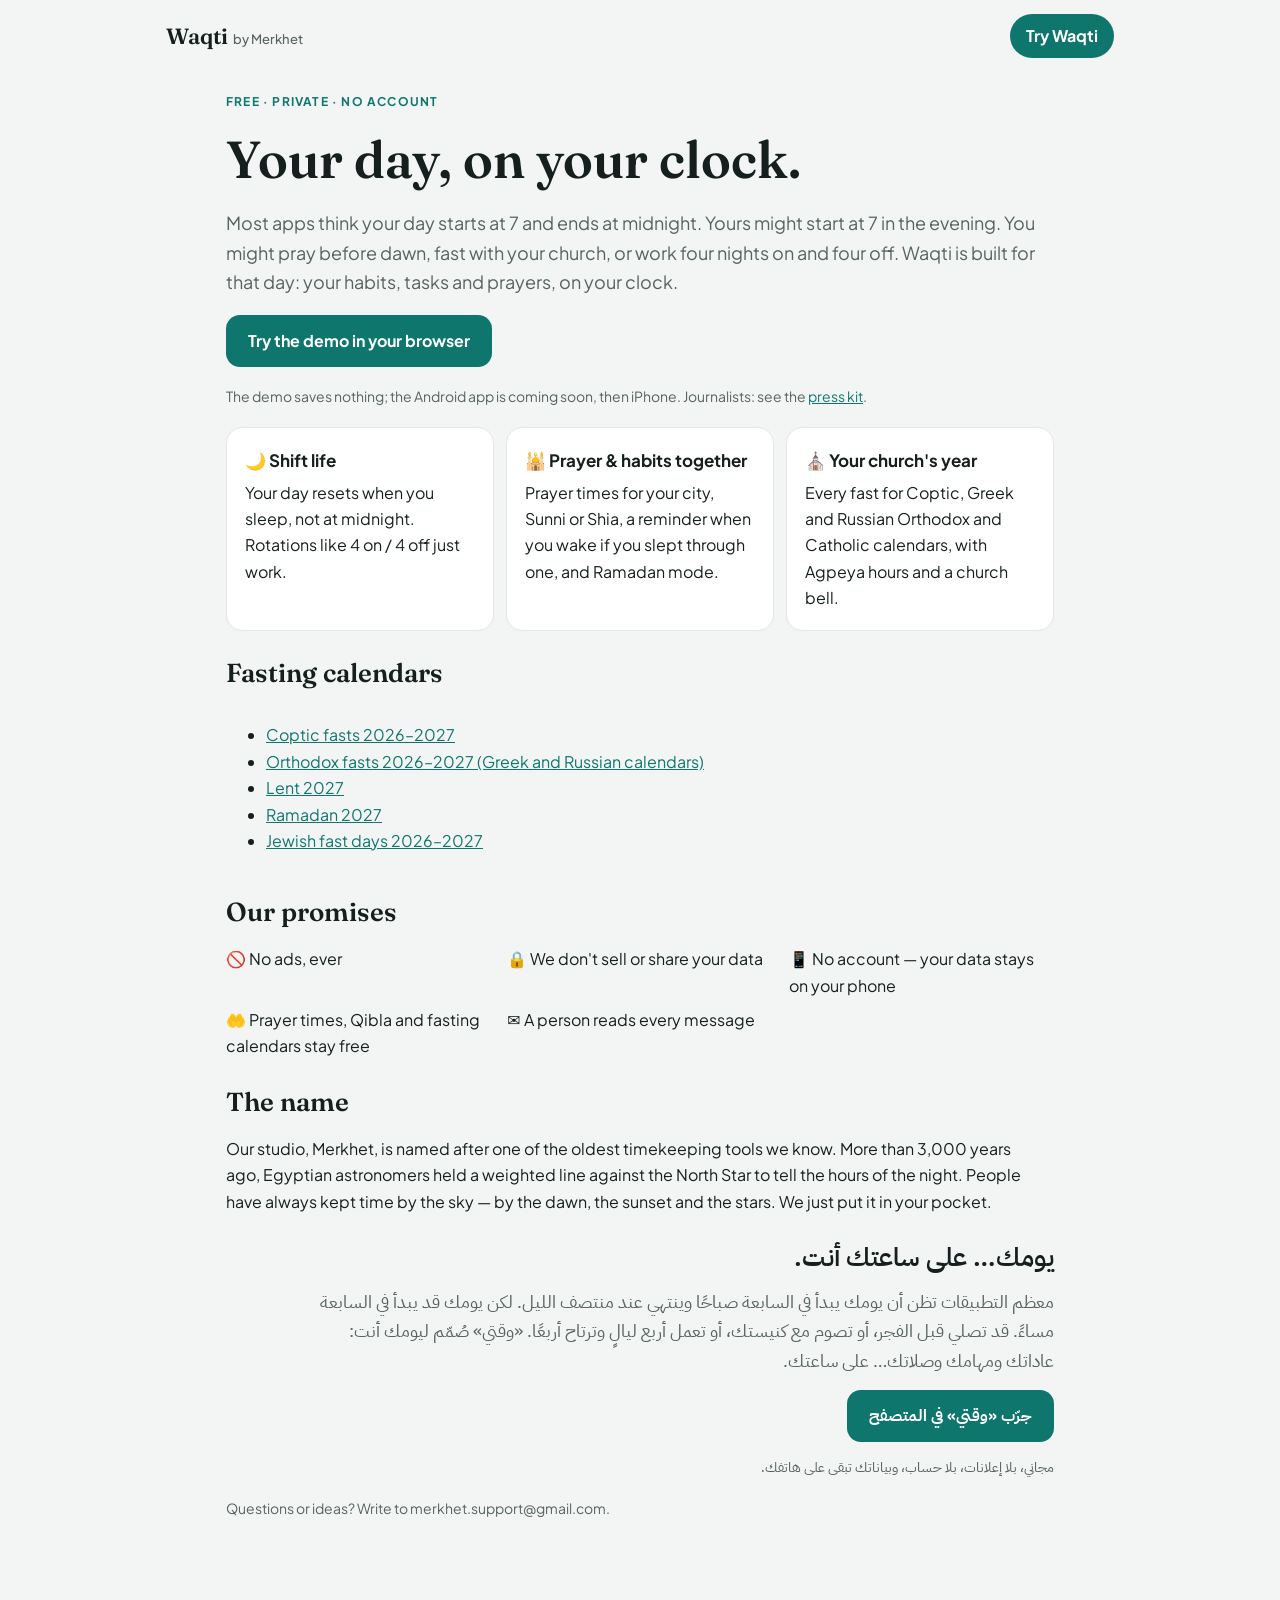
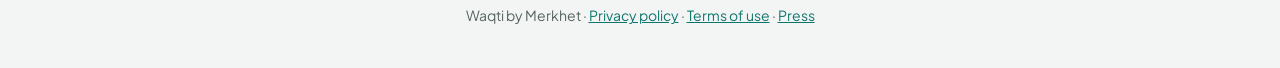
<file: index.html>
﻿<!doctype html>
<html lang="en">
<head>
<meta charset="utf-8">
<meta name="viewport" content="width=device-width,initial-scale=1">
<title>Waqti — your day, on your clock</title>
<meta name="description" content="A habit app for the life you actually live: night shifts and rotations, prayer times and fasting calendars, tasks and family lists. Free, private, no account.">
<link rel="icon" href="app/icons/icon.svg">
<link rel="stylesheet" href="site.css">
</head>
<body>
<header class="top"><a class="brand" href="./">Waqti <span>by Merkhet</span></a><a class="cta-sm" href="app/">Try Waqti</a></header>
<main class="wrap">
  <p class="eyebrow">Free · private · no account</p>
  <h1>Your day, on your clock.</h1>
  <p class="lede">Most apps think your day starts at 7 and ends at midnight. Yours might start at 7 in the evening. You might pray before dawn, fast with your church, or work four nights on and four off. Waqti is built for that day: your habits, tasks and prayers, on your clock.</p>
  <p><a class="btn" href="app/">Try the demo in your browser</a></p>
  <p class="note">The demo saves nothing; the Android app is coming soon, then iPhone. Journalists: see the <a href="press.html">press kit</a>.</p>

  <div class="doors">
    <div class="door"><b>🌙 Shift life</b><span>Your day resets when you sleep, not at midnight. Rotations like 4 on / 4 off just work.</span></div>
    <div class="door"><b>🕌 Prayer &amp; habits together</b><span>Prayer times for your city, Sunni or Shia, a reminder when you wake if you slept through one, and Ramadan mode.</span></div>
    <div class="door"><b>⛪ Your church's year</b><span>Every fast for Coptic, Greek and Russian Orthodox and Catholic calendars, with Agpeya hours and a church bell.</span></div>
  </div>

  <h2>Fasting calendars</h2>
  <ul>
    <li><a href="fasting/coptic-fasts-2026-2027.html">Coptic fasts 2026–2027</a></li>
    <li><a href="fasting/orthodox-fasts-2026-2027.html">Orthodox fasts 2026–2027 (Greek and Russian calendars)</a></li>
    <li><a href="fasting/lent-2027.html">Lent 2027</a></li>
    <li><a href="fasting/ramadan-2027.html">Ramadan 2027</a></li>
    <li><a href="fasting/jewish-fasts-5787.html">Jewish fast days 2026–2027</a></li>
  </ul>

  <h2>Our promises</h2>
  <ul class="promises">
    <li>🚫 No ads, ever</li>
    <li>🔒 We don't sell or share your data</li>
    <li>📱 No account — your data stays on your phone</li>
    <li>🤲 Prayer times, Qibla and fasting calendars stay free</li>
    <li>✉️ A person reads every message</li>
  </ul>

  <h2>The name</h2>
  <p>Our studio, Merkhet, is named after one of the oldest timekeeping tools we know. More than 3,000 years ago, Egyptian astronomers held a weighted line against the North Star to tell the hours of the night. People have always kept time by the sky — by the dawn, the sunset and the stars. We just put it in your pocket.</p>

  <section dir="rtl" lang="ar" class="ar">
    <h2>يومك… على ساعتك أنت.</h2>
    <p class="lede">معظم التطبيقات تظن أن يومك يبدأ في السابعة صباحًا وينتهي عند منتصف الليل. لكن يومك قد يبدأ في السابعة مساءً. قد تصلي قبل الفجر، أو تصوم مع كنيستك، أو تعمل أربع ليالٍ وترتاح أربعًا. «وقتي» صُمّم ليومك أنت: عاداتك ومهامك وصلاتك… على ساعتك.</p>
    <p><a class="btn" href="app/?lang=ar">جرّب «وقتي» في المتصفح</a></p>
    <p class="note">مجاني، بلا إعلانات، بلا حساب، وبياناتك تبقى على هاتفك.</p>
  </section>

  <p class="note">Questions or ideas? Write to <span style="user-select:all">merkhet.support@gmail.com</span>.</p>
</main>
<footer class="foot">Waqti by Merkhet · <a href="privacy-policy.html">Privacy policy</a> · <a href="terms.html">Terms of use</a> · <a href="press.html">Press</a></footer>
</body>
</html>
</file>
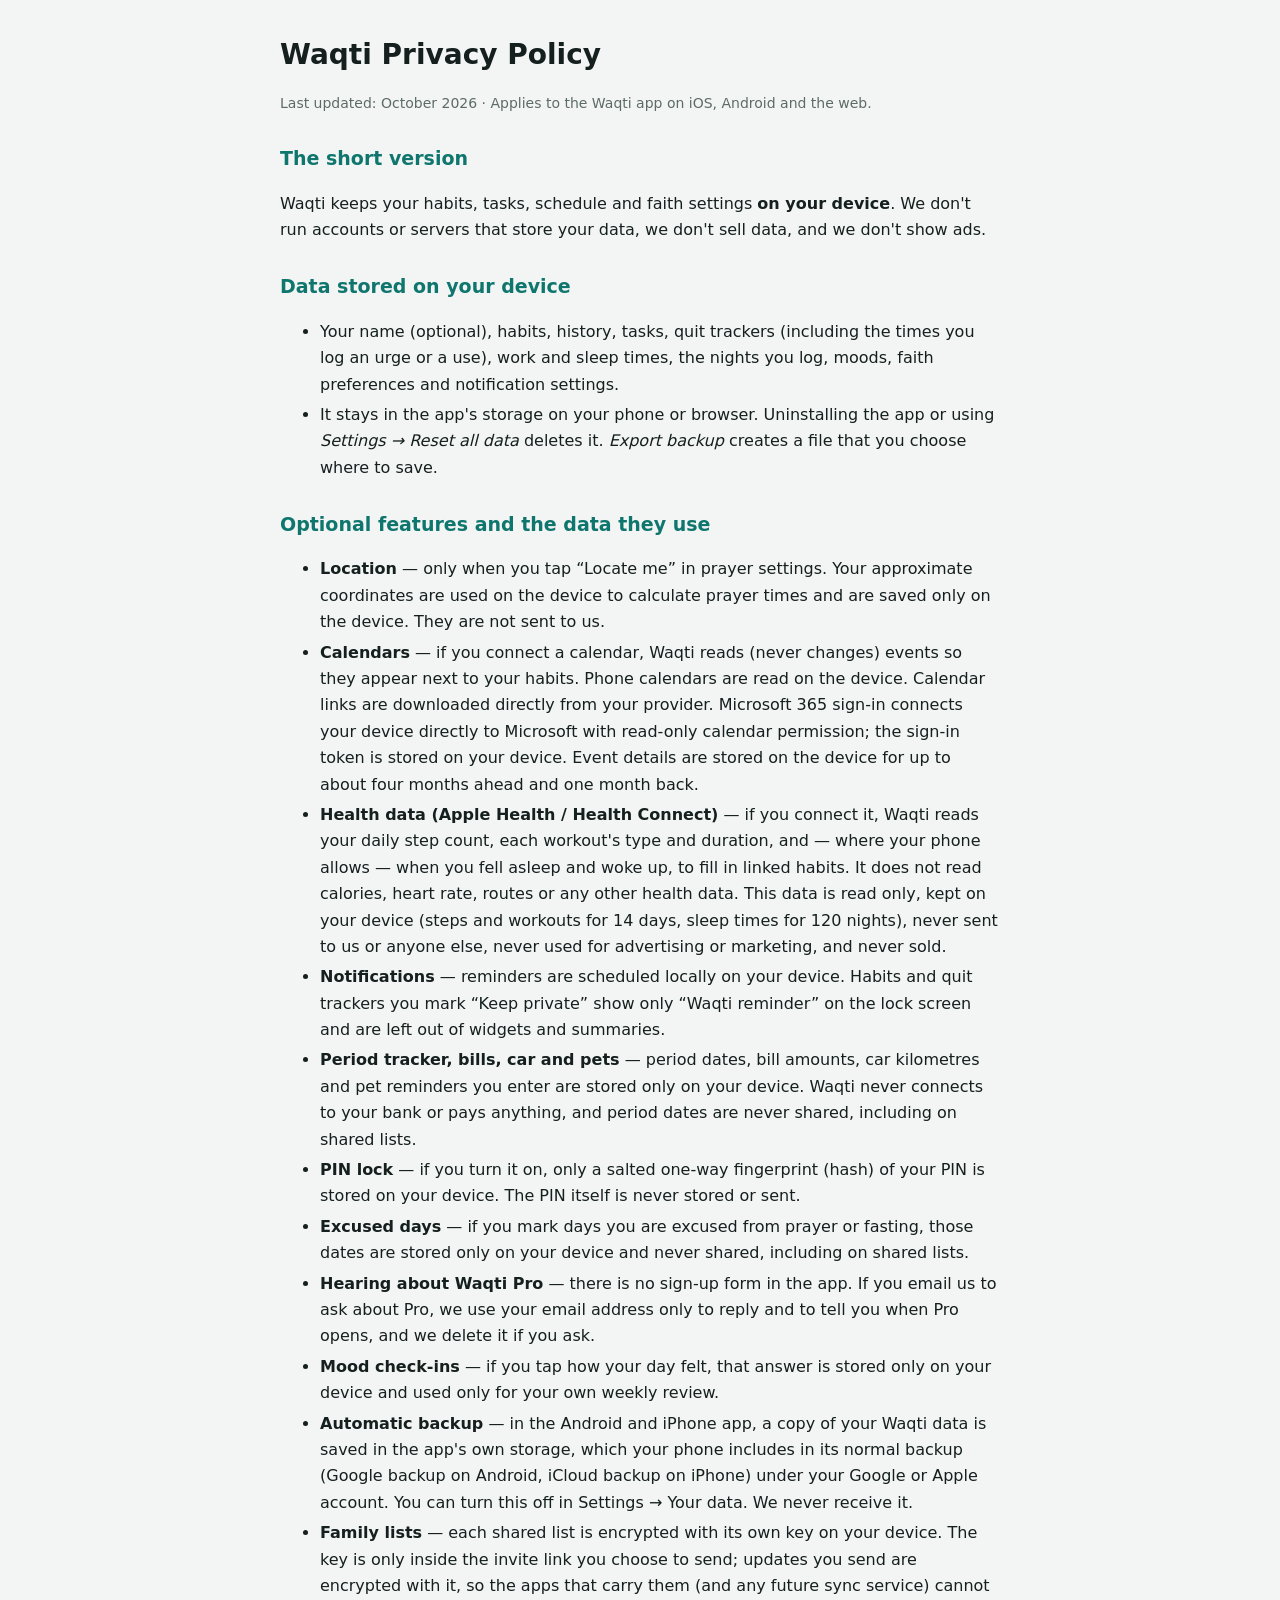
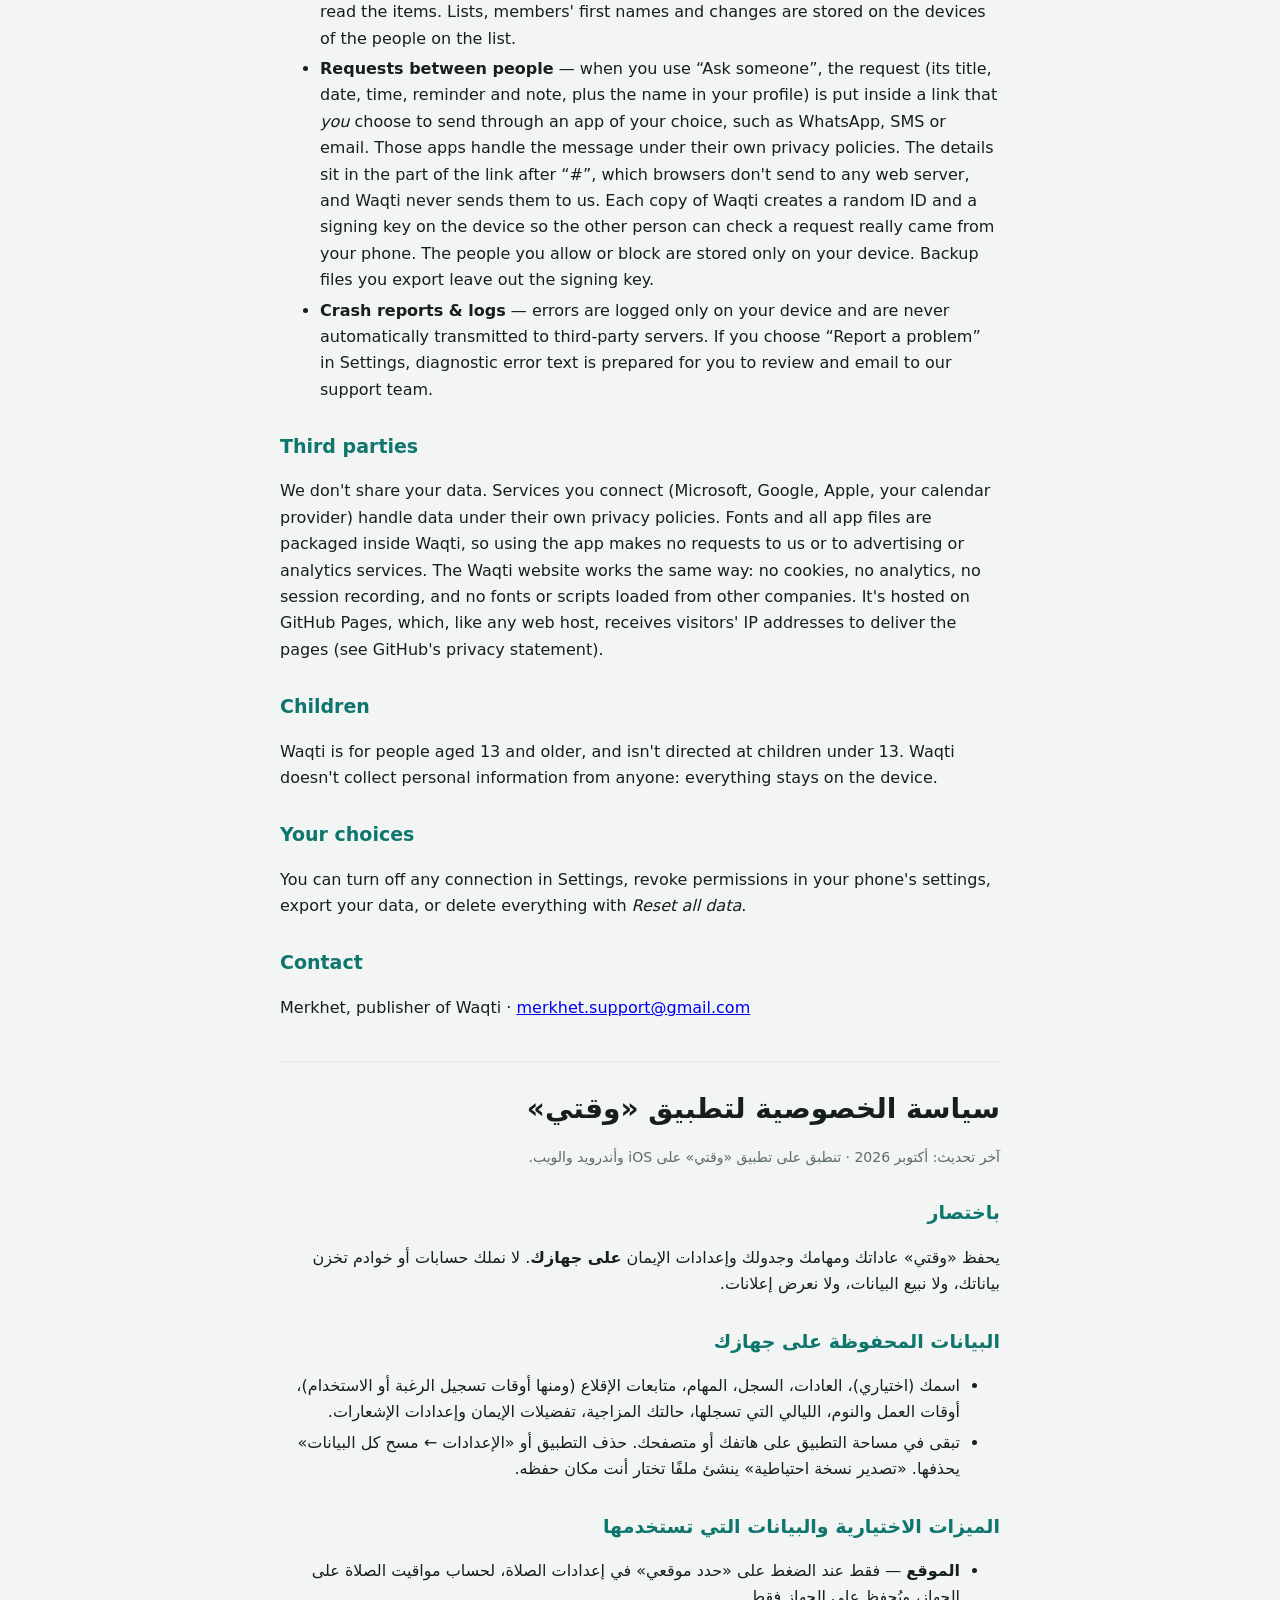
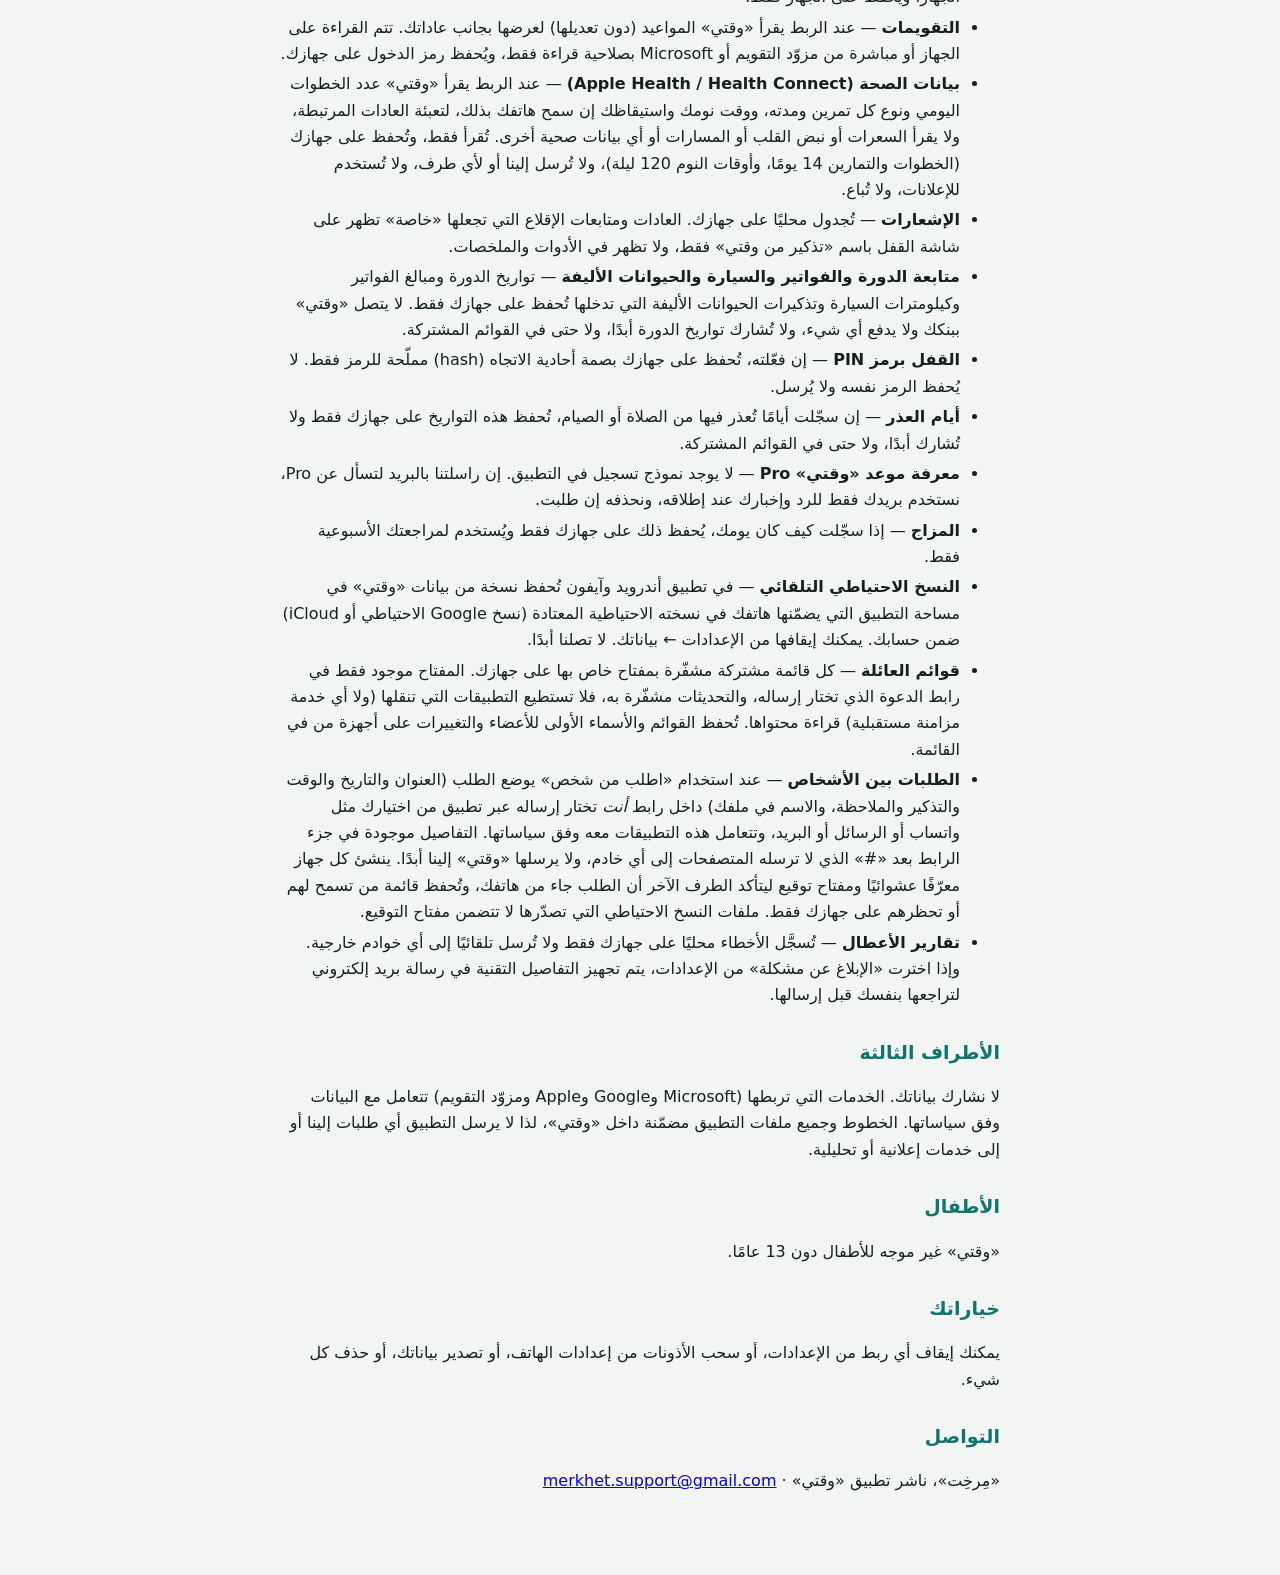
<file: privacy-policy.html>
<!doctype html>
<html lang="en">
<head>
<meta charset="utf-8">
<meta name="viewport" content="width=device-width,initial-scale=1">
<title>Waqti Privacy Policy</title>
<style>
  :root { --bg: #f3f5f4; --fg: #15201e; --muted: #5d6b67; --accent: #0f766e; --line: #e3e8e5; }
  @media (prefers-color-scheme: dark) { :root { --bg: #0d1312; --fg: #e8efec; --muted: #9aa8a3; --accent: #2dd4bf; --line: #273331; } }
  body { margin: 0; background: var(--bg); color: var(--fg); font: 16px/1.65 system-ui, -apple-system, "Segoe UI", sans-serif; }
  main { max-width: 720px; margin: 0 auto; padding: 32px max(20px, env(safe-area-inset-left)) 64px; }
  h1 { font-size: 28px; margin: 0 0 4px; } h2 { font-size: 19px; margin: 28px 0 6px; color: var(--accent); }
  .muted { color: var(--muted); font-size: 14px; } section + section { border-top: 1px solid var(--line); margin-top: 40px; padding-top: 24px; }
  [lang="ar"] { direction: rtl; font-family: "IBM Plex Sans Arabic", system-ui, sans-serif; }
  li { margin: 4px 0; }
</style>
</head>
<body>
<main>
<!-- Published Privacy Policy for Waqti: Shift Habits & Prayer (by Merkhet) -->
<section lang="en">
  <h1>Waqti Privacy Policy</h1>
  <p class="muted">Last updated: October 2026 · Applies to the Waqti app on iOS, Android and the web.</p>

  <h2>The short version</h2>
  <p>Waqti keeps your habits, tasks, schedule and faith settings <strong>on your device</strong>. We don't run accounts or servers that store your data, we don't sell data, and we don't show ads.</p>

  <h2>Data stored on your device</h2>
  <ul>
    <li>Your name (optional), habits, history, tasks, quit trackers (including the times you log an urge or a use), work and sleep times, the nights you log, moods, faith preferences and notification settings.</li>
    <li>It stays in the app's storage on your phone or browser. Uninstalling the app or using <em>Settings → Reset all data</em> deletes it. <em>Export backup</em> creates a file that you choose where to save.</li>
  </ul>

  <h2>Optional features and the data they use</h2>
  <ul>
    <li><strong>Location</strong> — only when you tap “Locate me” in prayer settings. Your approximate coordinates are used on the device to calculate prayer times and are saved only on the device. They are not sent to us.</li>
    <li><strong>Calendars</strong> — if you connect a calendar, Waqti reads (never changes) events so they appear next to your habits. Phone calendars are read on the device. Calendar links are downloaded directly from your provider. Microsoft 365 sign-in connects your device directly to Microsoft with read-only calendar permission; the sign-in token is stored on your device. Event details are stored on the device for up to about four months ahead and one month back.</li>
    <li><strong>Health data (Apple Health / Health Connect)</strong> — if you connect it, Waqti reads your daily step count, each workout's type and duration, and — where your phone allows — when you fell asleep and woke up, to fill in linked habits. It does not read calories, heart rate, routes or any other health data. This data is read only, kept on your device (steps and workouts for 14 days, sleep times for 120 nights), never sent to us or anyone else, never used for advertising or marketing, and never sold.</li>
    <li><strong>Notifications</strong> — reminders are scheduled locally on your device. Habits and quit trackers you mark “Keep private” show only “Waqti reminder” on the lock screen and are left out of widgets and summaries.</li>
    <li><strong>Period tracker, bills, car and pets</strong> — period dates, bill amounts, car kilometres and pet reminders you enter are stored only on your device. Waqti never connects to your bank or pays anything, and period dates are never shared, including on shared lists.</li>
    <li><strong>PIN lock</strong> — if you turn it on, only a salted one-way fingerprint (hash) of your PIN is stored on your device. The PIN itself is never stored or sent.</li>
    <li><strong>Excused days</strong> — if you mark days you are excused from prayer or fasting, those dates are stored only on your device and never shared, including on shared lists.</li>
    <li><strong>Hearing about Waqti Pro</strong> — there is no sign-up form in the app. If you email us to ask about Pro, we use your email address only to reply and to tell you when Pro opens, and we delete it if you ask.</li>
    <li><strong>Mood check-ins</strong> — if you tap how your day felt, that answer is stored only on your device and used only for your own weekly review.</li>
    <li><strong>Automatic backup</strong> — in the Android and iPhone app, a copy of your Waqti data is saved in the app's own storage, which your phone includes in its normal backup (Google backup on Android, iCloud backup on iPhone) under your Google or Apple account. You can turn this off in Settings → Your data. We never receive it.</li>
    <li><strong>Family lists</strong> — each shared list is encrypted with its own key on your device. The key is only inside the invite link you choose to send; updates you send are encrypted with it, so the apps that carry them (and any future sync service) cannot read the items. Lists, members' first names and changes are stored on the devices of the people on the list.</li>
    <li><strong>Requests between people</strong> — when you use “Ask someone”, the request (its title, date, time, reminder and note, plus the name in your profile) is put inside a link that <em>you</em> choose to send through an app of your choice, such as WhatsApp, SMS or email. Those apps handle the message under their own privacy policies. The details sit in the part of the link after “#”, which browsers don't send to any web server, and Waqti never sends them to us. Each copy of Waqti creates a random ID and a signing key on the device so the other person can check a request really came from your phone. The people you allow or block are stored only on your device. Backup files you export leave out the signing key.</li>
    <li><strong>Crash reports & logs</strong> — errors are logged only on your device and are never automatically transmitted to third-party servers. If you choose “Report a problem” in Settings, diagnostic error text is prepared for you to review and email to our support team.</li>
  </ul>

  <h2>Third parties</h2>
  <p>We don't share your data. Services you connect (Microsoft, Google, Apple, your calendar provider) handle data under their own privacy policies. Fonts and all app files are packaged inside Waqti, so using the app makes no requests to us or to advertising or analytics services. The Waqti website works the same way: no cookies, no analytics, no session recording, and no fonts or scripts loaded from other companies. It's hosted on GitHub Pages, which, like any web host, receives visitors' IP addresses to deliver the pages (see GitHub's privacy statement).</p>

  <h2>Children</h2>
  <p>Waqti is for people aged 13 and older, and isn't directed at children under 13. Waqti doesn't collect personal information from anyone: everything stays on the device.</p>

  <h2>Your choices</h2>
  <p>You can turn off any connection in Settings, revoke permissions in your phone's settings, export your data, or delete everything with <em>Reset all data</em>.</p>

  <h2>Contact</h2>
  <p>Merkhet, publisher of Waqti · <span style="user-select:all"><a href="mailto:merkhet.support@gmail.com">merkhet.support@gmail.com</a></span></p>
</section>

<section lang="ar">
  <h1>سياسة الخصوصية لتطبيق «وقتي»</h1>
  <p class="muted">آخر تحديث: أكتوبر 2026 · تنطبق على تطبيق «وقتي» على iOS وأندرويد والويب.</p>
  <h2>باختصار</h2>
  <p>يحفظ «وقتي» عاداتك ومهامك وجدولك وإعدادات الإيمان <strong>على جهازك</strong>. لا نملك حسابات أو خوادم تخزن بياناتك، ولا نبيع البيانات، ولا نعرض إعلانات.</p>
  <h2>البيانات المحفوظة على جهازك</h2>
  <ul>
    <li>اسمك (اختياري)، العادات، السجل، المهام، متابعات الإقلاع (ومنها أوقات تسجيل الرغبة أو الاستخدام)، أوقات العمل والنوم، الليالي التي تسجلها، حالتك المزاجية، تفضيلات الإيمان وإعدادات الإشعارات.</li>
    <li>تبقى في مساحة التطبيق على هاتفك أو متصفحك. حذف التطبيق أو «الإعدادات ← مسح كل البيانات» يحذفها. «تصدير نسخة احتياطية» ينشئ ملفًا تختار أنت مكان حفظه.</li>
  </ul>
  <h2>الميزات الاختيارية والبيانات التي تستخدمها</h2>
  <ul>
    <li><strong>الموقع</strong> — فقط عند الضغط على «حدد موقعي» في إعدادات الصلاة، لحساب مواقيت الصلاة على الجهاز، ويُحفظ على الجهاز فقط.</li>
    <li><strong>التقويمات</strong> — عند الربط يقرأ «وقتي» المواعيد (دون تعديلها) لعرضها بجانب عاداتك. تتم القراءة على الجهاز أو مباشرة من مزوّد التقويم أو Microsoft بصلاحية قراءة فقط، ويُحفظ رمز الدخول على جهازك.</li>
    <li><strong>بيانات الصحة (Apple Health / Health Connect)</strong> — عند الربط يقرأ «وقتي» عدد الخطوات اليومي ونوع كل تمرين ومدته، ووقت نومك واستيقاظك إن سمح هاتفك بذلك، لتعبئة العادات المرتبطة، ولا يقرأ السعرات أو نبض القلب أو المسارات أو أي بيانات صحية أخرى. تُقرأ فقط، وتُحفظ على جهازك (الخطوات والتمارين 14 يومًا، وأوقات النوم 120 ليلة)، ولا تُرسل إلينا أو لأي طرف، ولا تُستخدم للإعلانات، ولا تُباع.</li>
    <li><strong>الإشعارات</strong> — تُجدول محليًا على جهازك. العادات ومتابعات الإقلاع التي تجعلها «خاصة» تظهر على شاشة القفل باسم «تذكير من وقتي» فقط، ولا تظهر في الأدوات والملخصات.</li>
    <li><strong>متابعة الدورة والفواتير والسيارة والحيوانات الأليفة</strong> — تواريخ الدورة ومبالغ الفواتير وكيلومترات السيارة وتذكيرات الحيوانات الأليفة التي تدخلها تُحفظ على جهازك فقط. لا يتصل «وقتي» ببنكك ولا يدفع أي شيء، ولا تُشارك تواريخ الدورة أبدًا، ولا حتى في القوائم المشتركة.</li>
    <li><strong>القفل برمز PIN</strong> — إن فعّلته، تُحفظ على جهازك بصمة أحادية الاتجاه (hash) مملّحة للرمز فقط. لا يُحفظ الرمز نفسه ولا يُرسل.</li>
    <li><strong>أيام العذر</strong> — إن سجّلت أيامًا تُعذر فيها من الصلاة أو الصيام، تُحفظ هذه التواريخ على جهازك فقط ولا تُشارك أبدًا، ولا حتى في القوائم المشتركة.</li>
    <li><strong>معرفة موعد «وقتي» Pro</strong> — لا يوجد نموذج تسجيل في التطبيق. إن راسلتنا بالبريد لتسأل عن Pro، نستخدم بريدك فقط للرد وإخبارك عند إطلاقه، ونحذفه إن طلبت.</li>
    <li><strong>المزاج</strong> — إذا سجّلت كيف كان يومك، يُحفظ ذلك على جهازك فقط ويُستخدم لمراجعتك الأسبوعية فقط.</li>
    <li><strong>النسخ الاحتياطي التلقائي</strong> — في تطبيق أندرويد وآيفون تُحفظ نسخة من بيانات «وقتي» في مساحة التطبيق التي يضمّنها هاتفك في نسخته الاحتياطية المعتادة (نسخ Google الاحتياطي أو iCloud) ضمن حسابك. يمكنك إيقافها من الإعدادات ← بياناتك. لا تصلنا أبدًا.</li>
    <li><strong>قوائم العائلة</strong> — كل قائمة مشتركة مشفّرة بمفتاح خاص بها على جهازك. المفتاح موجود فقط في رابط الدعوة الذي تختار إرساله، والتحديثات مشفّرة به، فلا تستطيع التطبيقات التي تنقلها (ولا أي خدمة مزامنة مستقبلية) قراءة محتواها. تُحفظ القوائم والأسماء الأولى للأعضاء والتغييرات على أجهزة من في القائمة.</li>
    <li><strong>الطلبات بين الأشخاص</strong> — عند استخدام «اطلب من شخص» يوضع الطلب (العنوان والتاريخ والوقت والتذكير والملاحظة، والاسم في ملفك) داخل رابط <em>أنت</em> تختار إرساله عبر تطبيق من اختيارك مثل واتساب أو الرسائل أو البريد، وتتعامل هذه التطبيقات معه وفق سياساتها. التفاصيل موجودة في جزء الرابط بعد «#» الذي لا ترسله المتصفحات إلى أي خادم، ولا يرسلها «وقتي» إلينا أبدًا. ينشئ كل جهاز معرّفًا عشوائيًا ومفتاح توقيع ليتأكد الطرف الآخر أن الطلب جاء من هاتفك، وتُحفظ قائمة من تسمح لهم أو تحظرهم على جهازك فقط. ملفات النسخ الاحتياطي التي تصدّرها لا تتضمن مفتاح التوقيع.</li>
    <li><strong>تقارير الأعطال</strong> — تُسجَّل الأخطاء محليًا على جهازك فقط ولا تُرسل تلقائيًا إلى أي خوادم خارجية. وإذا اخترت «الإبلاغ عن مشكلة» من الإعدادات، يتم تجهيز التفاصيل التقنية في رسالة بريد إلكتروني لتراجعها بنفسك قبل إرسالها.</li>
  </ul>
  <h2>الأطراف الثالثة</h2>
  <p>لا نشارك بياناتك. الخدمات التي تربطها (Microsoft وGoogle وApple ومزوّد التقويم) تتعامل مع البيانات وفق سياساتها. الخطوط وجميع ملفات التطبيق مضمّنة داخل «وقتي»، لذا لا يرسل التطبيق أي طلبات إلينا أو إلى خدمات إعلانية أو تحليلية.</p>
  <h2>الأطفال</h2>
  <p>«وقتي» غير موجه للأطفال دون 13 عامًا.</p>
  <h2>خياراتك</h2>
  <p>يمكنك إيقاف أي ربط من الإعدادات، أو سحب الأذونات من إعدادات الهاتف، أو تصدير بياناتك، أو حذف كل شيء.</p>
  <h2>التواصل</h2>
  <p>«مِرخِت»، ناشر تطبيق «وقتي» · <span style="user-select:all"><a href="mailto:merkhet.support@gmail.com">merkhet.support@gmail.com</a></span></p>
</section>
</main>
</body>
</html>
</file>
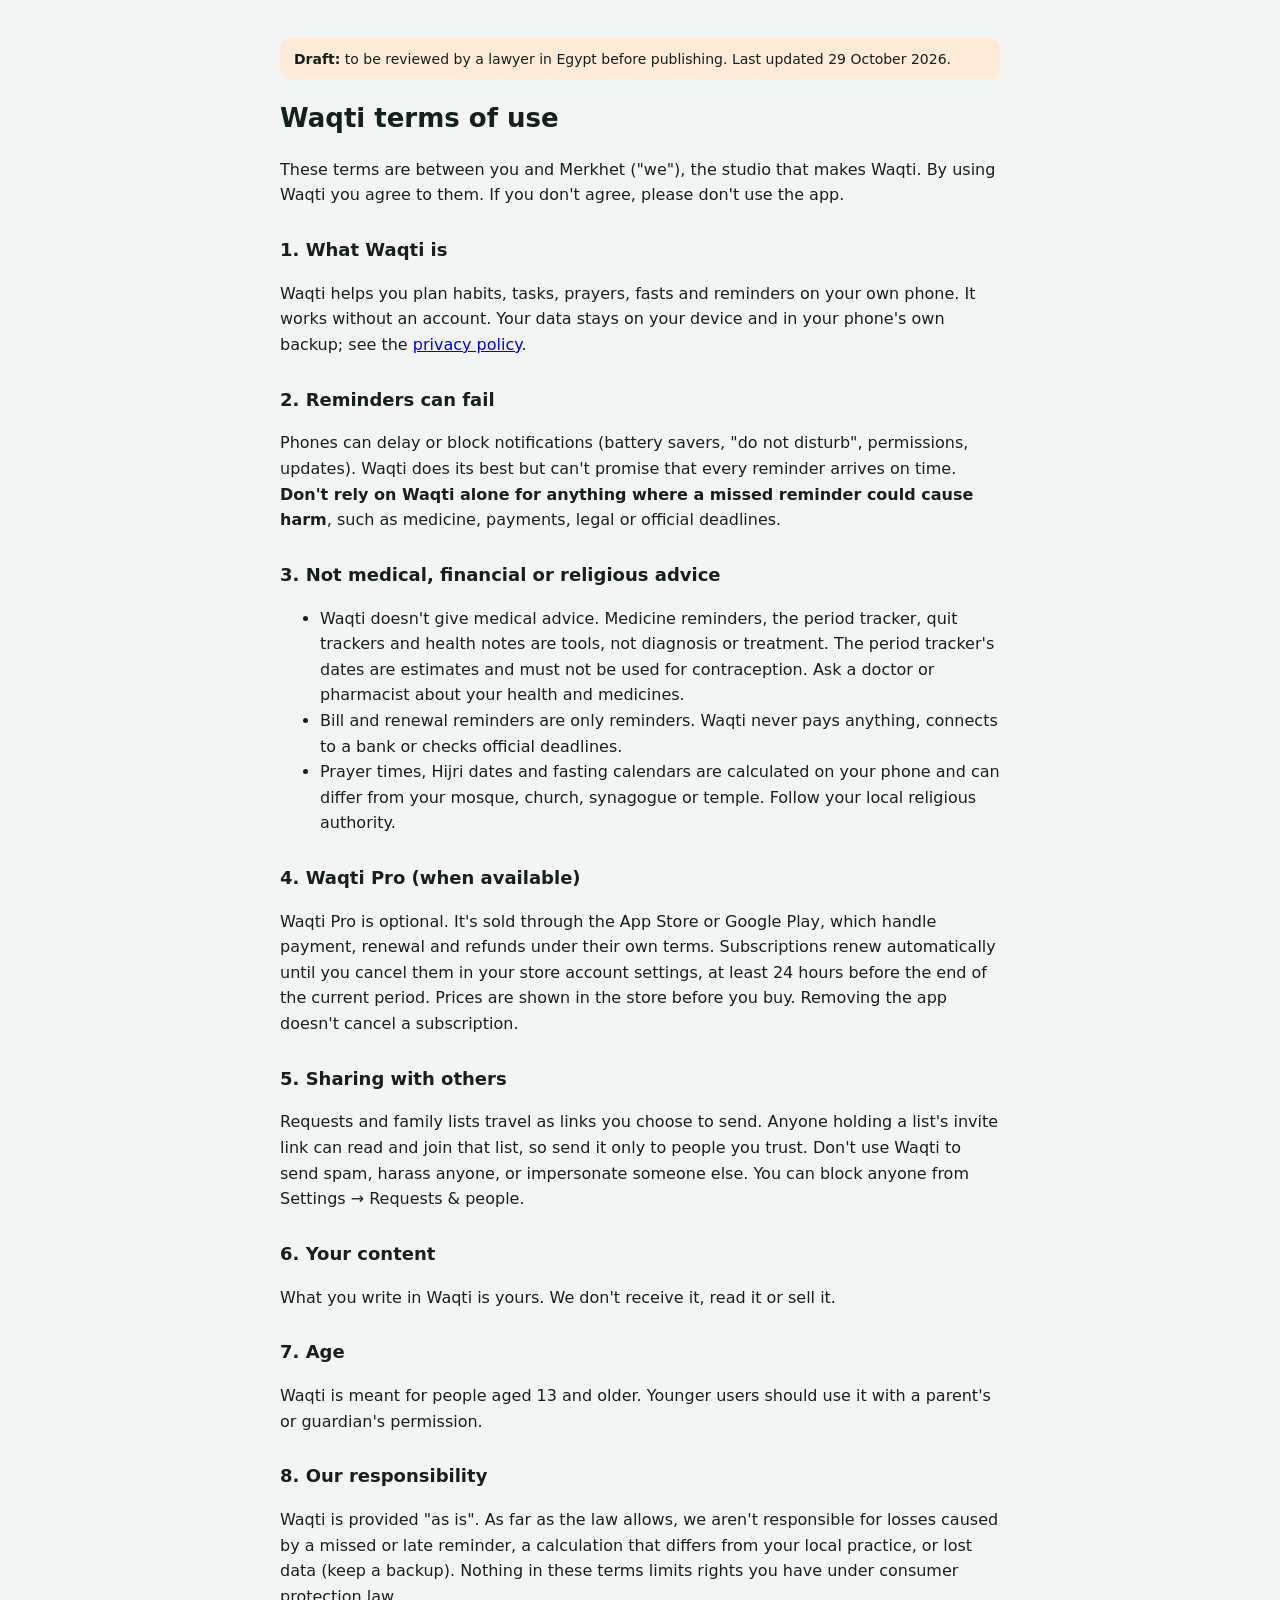
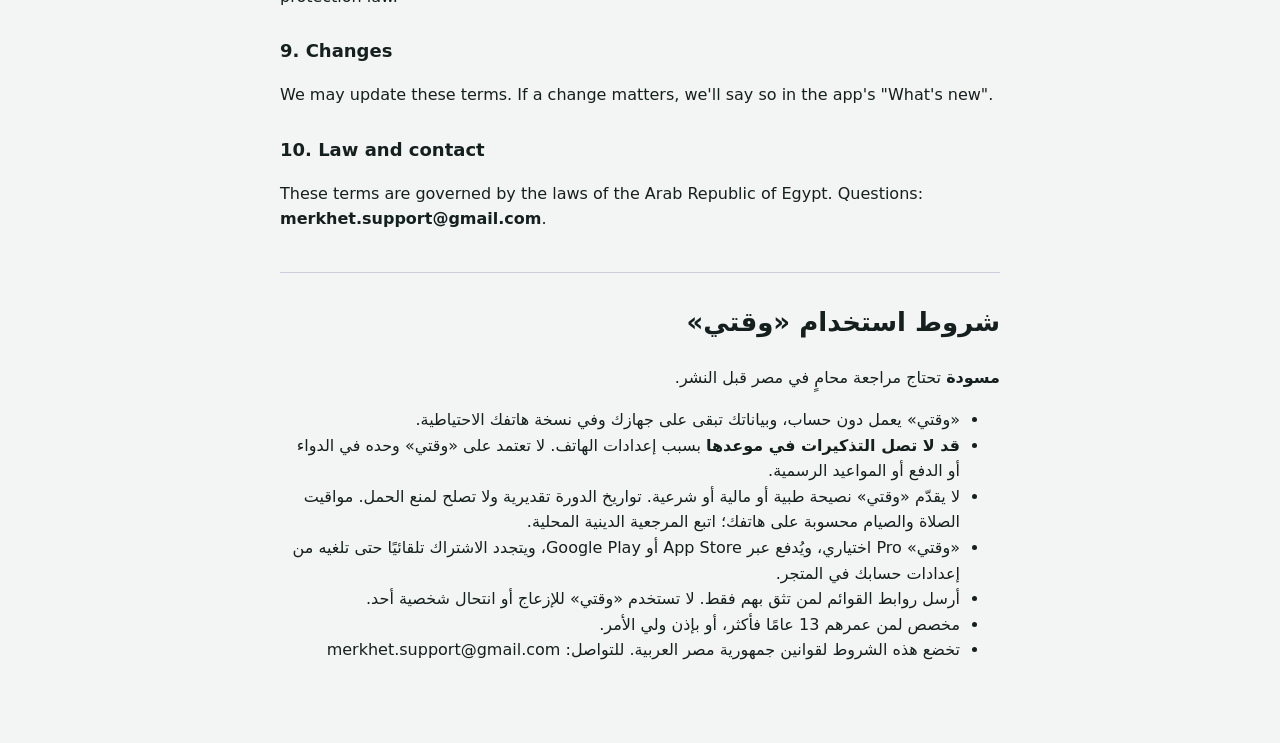
<file: terms.html>
<!doctype html>
<html lang="en">
<head>
<meta charset="utf-8">
<meta name="viewport" content="width=device-width,initial-scale=1">
<title>Waqti terms of use</title>
<style>
  body { font: 16px/1.6 system-ui, -apple-system, "Segoe UI", sans-serif; max-width: 720px; margin: 0 auto; padding: 24px 16px 64px; color: #15201e; background: #f3f5f4; }
  h1 { font-size: 26px; } h2 { font-size: 18px; margin-top: 28px; }
  .note { background: #fdead7; border-radius: 10px; padding: 10px 14px; font-size: 14px; }
  .ar { direction: rtl; text-align: right; font-family: "IBM Plex Sans Arabic", system-ui, sans-serif; border-top: 1px solid #ccd; margin-top: 40px; padding-top: 8px; }
  @media (prefers-color-scheme: dark) { body { background: #0d1312; color: #e8efed; } .note { background: #3b2312; } }
</style>
</head>
<body>
<p class="note"><b>Draft:</b> to be reviewed by a lawyer in Egypt before publishing. Last updated 29 October 2026.</p>
<h1>Waqti terms of use</h1>
<p>These terms are between you and Merkhet ("we"), the studio that makes Waqti. By using Waqti you agree to them. If you don't agree, please don't use the app.</p>

<h2>1. What Waqti is</h2>
<p>Waqti helps you plan habits, tasks, prayers, fasts and reminders on your own phone. It works without an account. Your data stays on your device and in your phone's own backup; see the <a href="privacy-policy.html">privacy policy</a>.</p>

<h2>2. Reminders can fail</h2>
<p>Phones can delay or block notifications (battery savers, "do not disturb", permissions, updates). Waqti does its best but can't promise that every reminder arrives on time. <b>Don't rely on Waqti alone for anything where a missed reminder could cause harm</b>, such as medicine, payments, legal or official deadlines.</p>

<h2>3. Not medical, financial or religious advice</h2>
<ul>
  <li>Waqti doesn't give medical advice. Medicine reminders, the period tracker, quit trackers and health notes are tools, not diagnosis or treatment. The period tracker's dates are estimates and must not be used for contraception. Ask a doctor or pharmacist about your health and medicines.</li>
  <li>Bill and renewal reminders are only reminders. Waqti never pays anything, connects to a bank or checks official deadlines.</li>
  <li>Prayer times, Hijri dates and fasting calendars are calculated on your phone and can differ from your mosque, church, synagogue or temple. Follow your local religious authority.</li>
</ul>

<h2>4. Waqti Pro (when available)</h2>
<p>Waqti Pro is optional. It's sold through the App Store or Google Play, which handle payment, renewal and refunds under their own terms. Subscriptions renew automatically until you cancel them in your store account settings, at least 24 hours before the end of the current period. Prices are shown in the store before you buy. Removing the app doesn't cancel a subscription.</p>

<h2>5. Sharing with others</h2>
<p>Requests and family lists travel as links you choose to send. Anyone holding a list's invite link can read and join that list, so send it only to people you trust. Don't use Waqti to send spam, harass anyone, or impersonate someone else. You can block anyone from Settings → Requests &amp; people.</p>

<h2>6. Your content</h2>
<p>What you write in Waqti is yours. We don't receive it, read it or sell it.</p>

<h2>7. Age</h2>
<p>Waqti is meant for people aged 13 and older. Younger users should use it with a parent's or guardian's permission.</p>

<h2>8. Our responsibility</h2>
<p>Waqti is provided "as is". As far as the law allows, we aren't responsible for losses caused by a missed or late reminder, a calculation that differs from your local practice, or lost data (keep a backup). Nothing in these terms limits rights you have under consumer protection law.</p>

<h2>9. Changes</h2>
<p>We may update these terms. If a change matters, we'll say so in the app's "What's new".</p>

<h2>10. Law and contact</h2>
<p>These terms are governed by the laws of the Arab Republic of Egypt. Questions: <b>merkhet.support@gmail.com</b>.</p>

<section class="ar">
<h1>شروط استخدام «وقتي»</h1>
<p><b>مسودة</b> تحتاج مراجعة محامٍ في مصر قبل النشر.</p>
<ul>
  <li>«وقتي» يعمل دون حساب، وبياناتك تبقى على جهازك وفي نسخة هاتفك الاحتياطية.</li>
  <li><b>قد لا تصل التذكيرات في موعدها</b> بسبب إعدادات الهاتف. لا تعتمد على «وقتي» وحده في الدواء أو الدفع أو المواعيد الرسمية.</li>
  <li>لا يقدّم «وقتي» نصيحة طبية أو مالية أو شرعية. تواريخ الدورة تقديرية ولا تصلح لمنع الحمل. مواقيت الصلاة والصيام محسوبة على هاتفك؛ اتبع المرجعية الدينية المحلية.</li>
  <li>«وقتي» Pro اختياري، ويُدفع عبر App Store أو Google Play، ويتجدد الاشتراك تلقائيًا حتى تلغيه من إعدادات حسابك في المتجر.</li>
  <li>أرسل روابط القوائم لمن تثق بهم فقط. لا تستخدم «وقتي» للإزعاج أو انتحال شخصية أحد.</li>
  <li>مخصص لمن عمرهم 13 عامًا فأكثر، أو بإذن ولي الأمر.</li>
  <li>تخضع هذه الشروط لقوانين جمهورية مصر العربية. للتواصل: merkhet.support@gmail.com</li>
</ul>
</section>
</body>
</html>
</file>
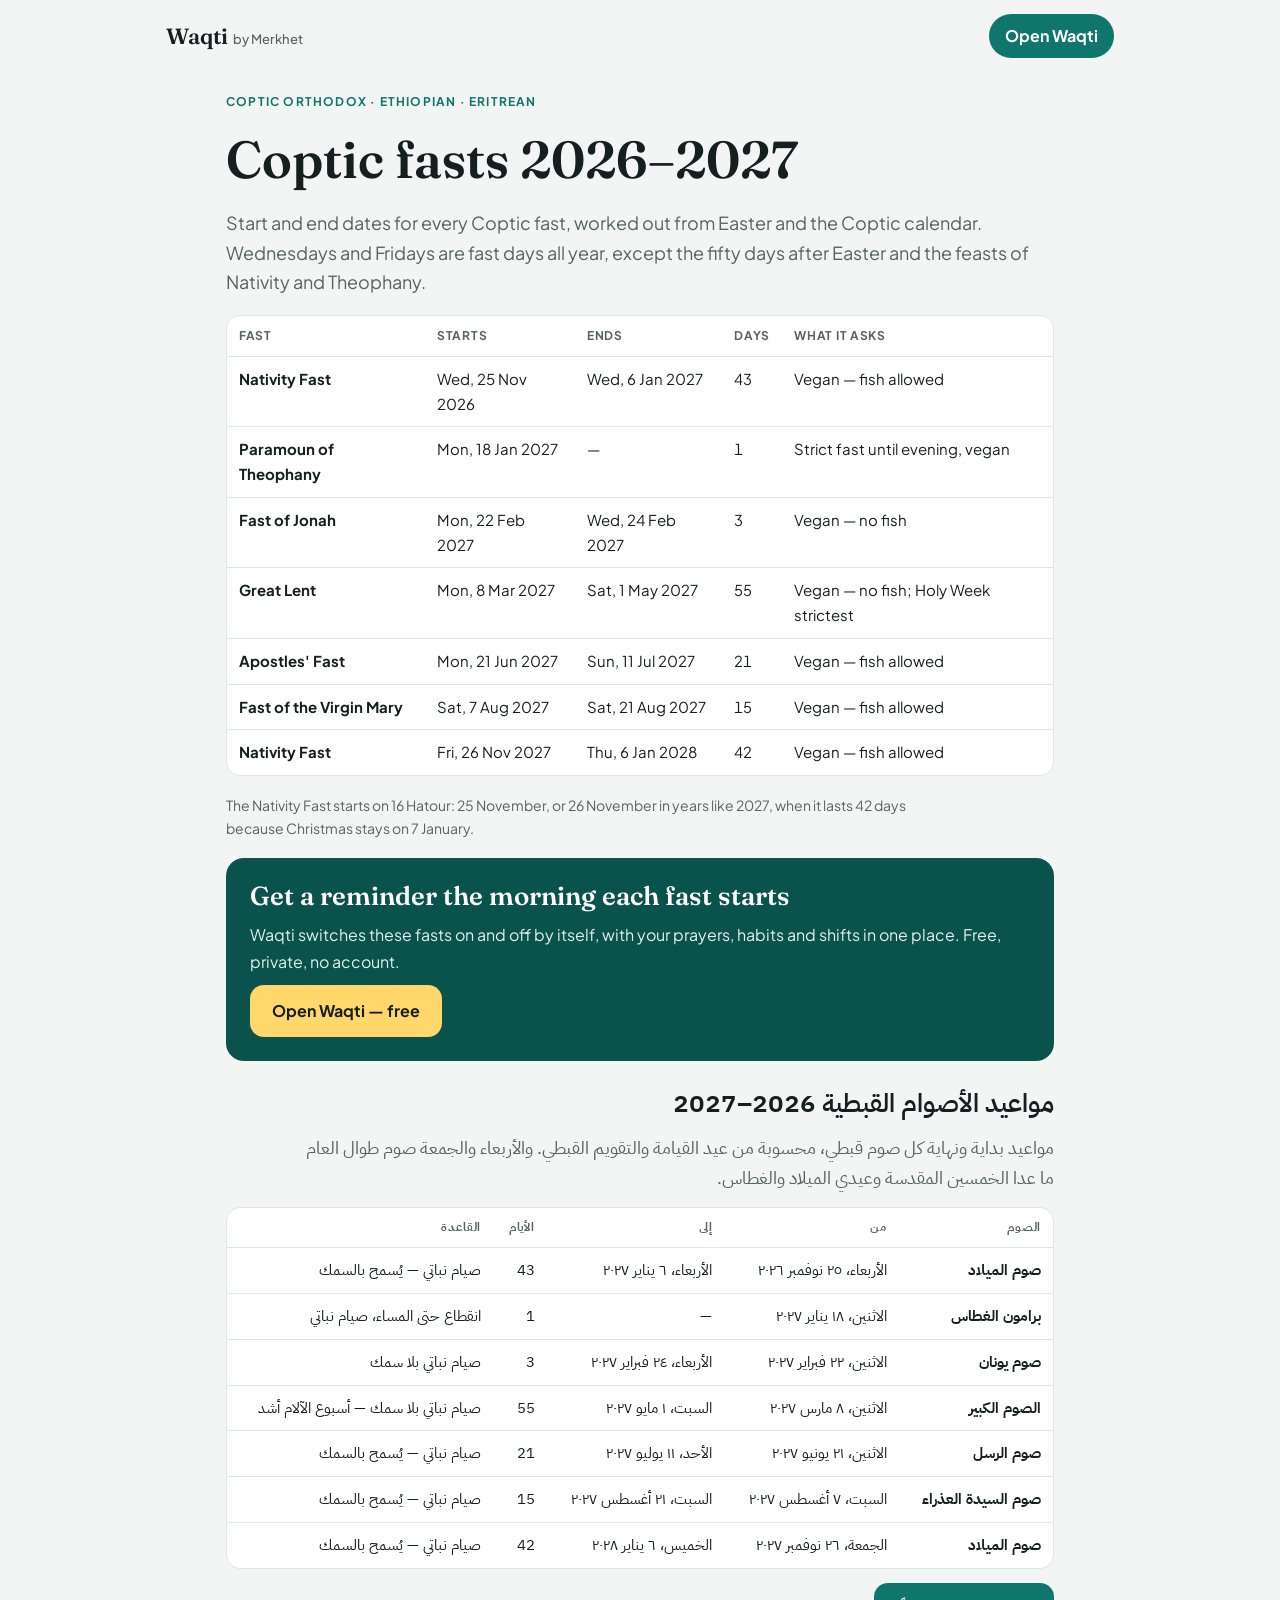
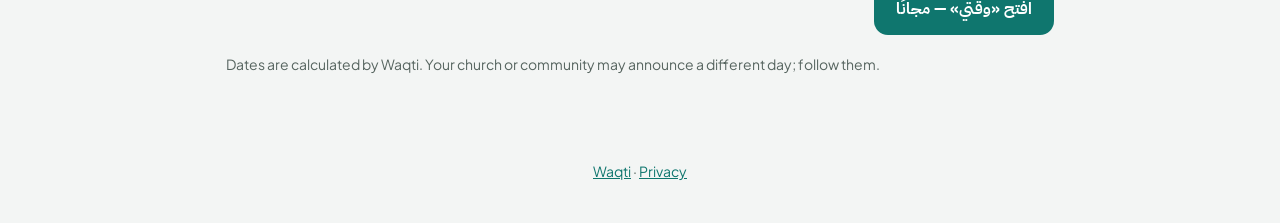
<file: fasting/coptic-fasts-2026-2027.html>
<!doctype html>
<html lang="en">
<head>
<meta charset="utf-8">
<meta name="viewport" content="width=device-width,initial-scale=1">
<title>Coptic fasts 2026–2027: dates and days</title>
<meta name="description" content="Every Coptic Orthodox fast from November 2026 to January 2028: Nativity Fast, Jonah, Great Lent, Apostles and the Virgin Mary, with start and end dates.">
<link rel="stylesheet" href="../site.css">
</head>
<body>
<header class="top"><a class="brand" href="../">Waqti <span>by Merkhet</span></a><a class="cta-sm" href="../app/">Open Waqti</a></header>
<main class="wrap">
<p class="eyebrow">Coptic Orthodox · Ethiopian · Eritrean</p>
<h1>Coptic fasts 2026–2027</h1>
<p class="lede">Start and end dates for every Coptic fast, worked out from Easter and the Coptic calendar. Wednesdays and Fridays are fast days all year, except the fifty days after Easter and the feasts of Nativity and Theophany.</p>
<div class="table-wrap"><table><thead><tr><th>Fast</th><th>Starts</th><th>Ends</th><th>Days</th><th>What it asks</th></tr></thead><tbody><tr><td><strong>Nativity Fast</strong></td><td>Wed, 25 Nov 2026</td><td>Wed, 6 Jan 2027</td><td class="n">43</td><td>Vegan — fish allowed</td></tr><tr><td><strong>Paramoun of Theophany</strong></td><td>Mon, 18 Jan 2027</td><td>—</td><td class="n">1</td><td>Strict fast until evening, vegan</td></tr><tr><td><strong>Fast of Jonah</strong></td><td>Mon, 22 Feb 2027</td><td>Wed, 24 Feb 2027</td><td class="n">3</td><td>Vegan — no fish</td></tr><tr><td><strong>Great Lent</strong></td><td>Mon, 8 Mar 2027</td><td>Sat, 1 May 2027</td><td class="n">55</td><td>Vegan — no fish; Holy Week strictest</td></tr><tr><td><strong>Apostles' Fast</strong></td><td>Mon, 21 Jun 2027</td><td>Sun, 11 Jul 2027</td><td class="n">21</td><td>Vegan — fish allowed</td></tr><tr><td><strong>Fast of the Virgin Mary</strong></td><td>Sat, 7 Aug 2027</td><td>Sat, 21 Aug 2027</td><td class="n">15</td><td>Vegan — fish allowed</td></tr><tr><td><strong>Nativity Fast</strong></td><td>Fri, 26 Nov 2027</td><td>Thu, 6 Jan 2028</td><td class="n">42</td><td>Vegan — fish allowed</td></tr></tbody></table></div><p class="note">The Nativity Fast starts on 16 Hatour: 25 November, or 26 November in years like 2027, when it lasts 42 days because Christmas stays on 7 January.</p>
<section class="cta"><h2>Get a reminder the morning each fast starts</h2><p>Waqti switches these fasts on and off by itself, with your prayers, habits and shifts in one place. Free, private, no account.</p><a class="btn" href="../app/">Open Waqti — free</a></section>
<section dir="rtl" lang="ar" class="ar">
<h2>مواعيد الأصوام القبطية 2026–2027</h2>
<p class="lede">مواعيد بداية ونهاية كل صوم قبطي، محسوبة من عيد القيامة والتقويم القبطي. والأربعاء والجمعة صوم طوال العام ما عدا الخمسين المقدسة وعيدي الميلاد والغطاس.</p>
<div class="table-wrap"><table><thead><tr><th>الصوم</th><th>من</th><th>إلى</th><th>الأيام</th><th>القاعدة</th></tr></thead><tbody><tr><td><strong>صوم الميلاد</strong></td><td>الأربعاء، ٢٥ نوفمبر ٢٠٢٦</td><td>الأربعاء، ٦ يناير ٢٠٢٧</td><td class="n">43</td><td>صيام نباتي — يُسمح بالسمك</td></tr><tr><td><strong>برامون الغطاس</strong></td><td>الاثنين، ١٨ يناير ٢٠٢٧</td><td>—</td><td class="n">1</td><td>انقطاع حتى المساء، صيام نباتي</td></tr><tr><td><strong>صوم يونان</strong></td><td>الاثنين، ٢٢ فبراير ٢٠٢٧</td><td>الأربعاء، ٢٤ فبراير ٢٠٢٧</td><td class="n">3</td><td>صيام نباتي بلا سمك</td></tr><tr><td><strong>الصوم الكبير</strong></td><td>الاثنين، ٨ مارس ٢٠٢٧</td><td>السبت، ١ مايو ٢٠٢٧</td><td class="n">55</td><td>صيام نباتي بلا سمك — أسبوع الآلام أشد</td></tr><tr><td><strong>صوم الرسل</strong></td><td>الاثنين، ٢١ يونيو ٢٠٢٧</td><td>الأحد، ١١ يوليو ٢٠٢٧</td><td class="n">21</td><td>صيام نباتي — يُسمح بالسمك</td></tr><tr><td><strong>صوم السيدة العذراء</strong></td><td>السبت، ٧ أغسطس ٢٠٢٧</td><td>السبت، ٢١ أغسطس ٢٠٢٧</td><td class="n">15</td><td>صيام نباتي — يُسمح بالسمك</td></tr><tr><td><strong>صوم الميلاد</strong></td><td>الجمعة، ٢٦ نوفمبر ٢٠٢٧</td><td>الخميس، ٦ يناير ٢٠٢٨</td><td class="n">42</td><td>صيام نباتي — يُسمح بالسمك</td></tr></tbody></table></div>
<p><a class="btn" href="../app/">افتح «وقتي» — مجانًا</a></p>
</section>
<p class="note">Dates are calculated by Waqti. Your church or community may announce a different day; follow them.</p>
</main>
<footer class="foot"><a href="../">Waqti</a> · <a href="../privacy-policy.html">Privacy</a></footer>
</body>
</html>
</file>
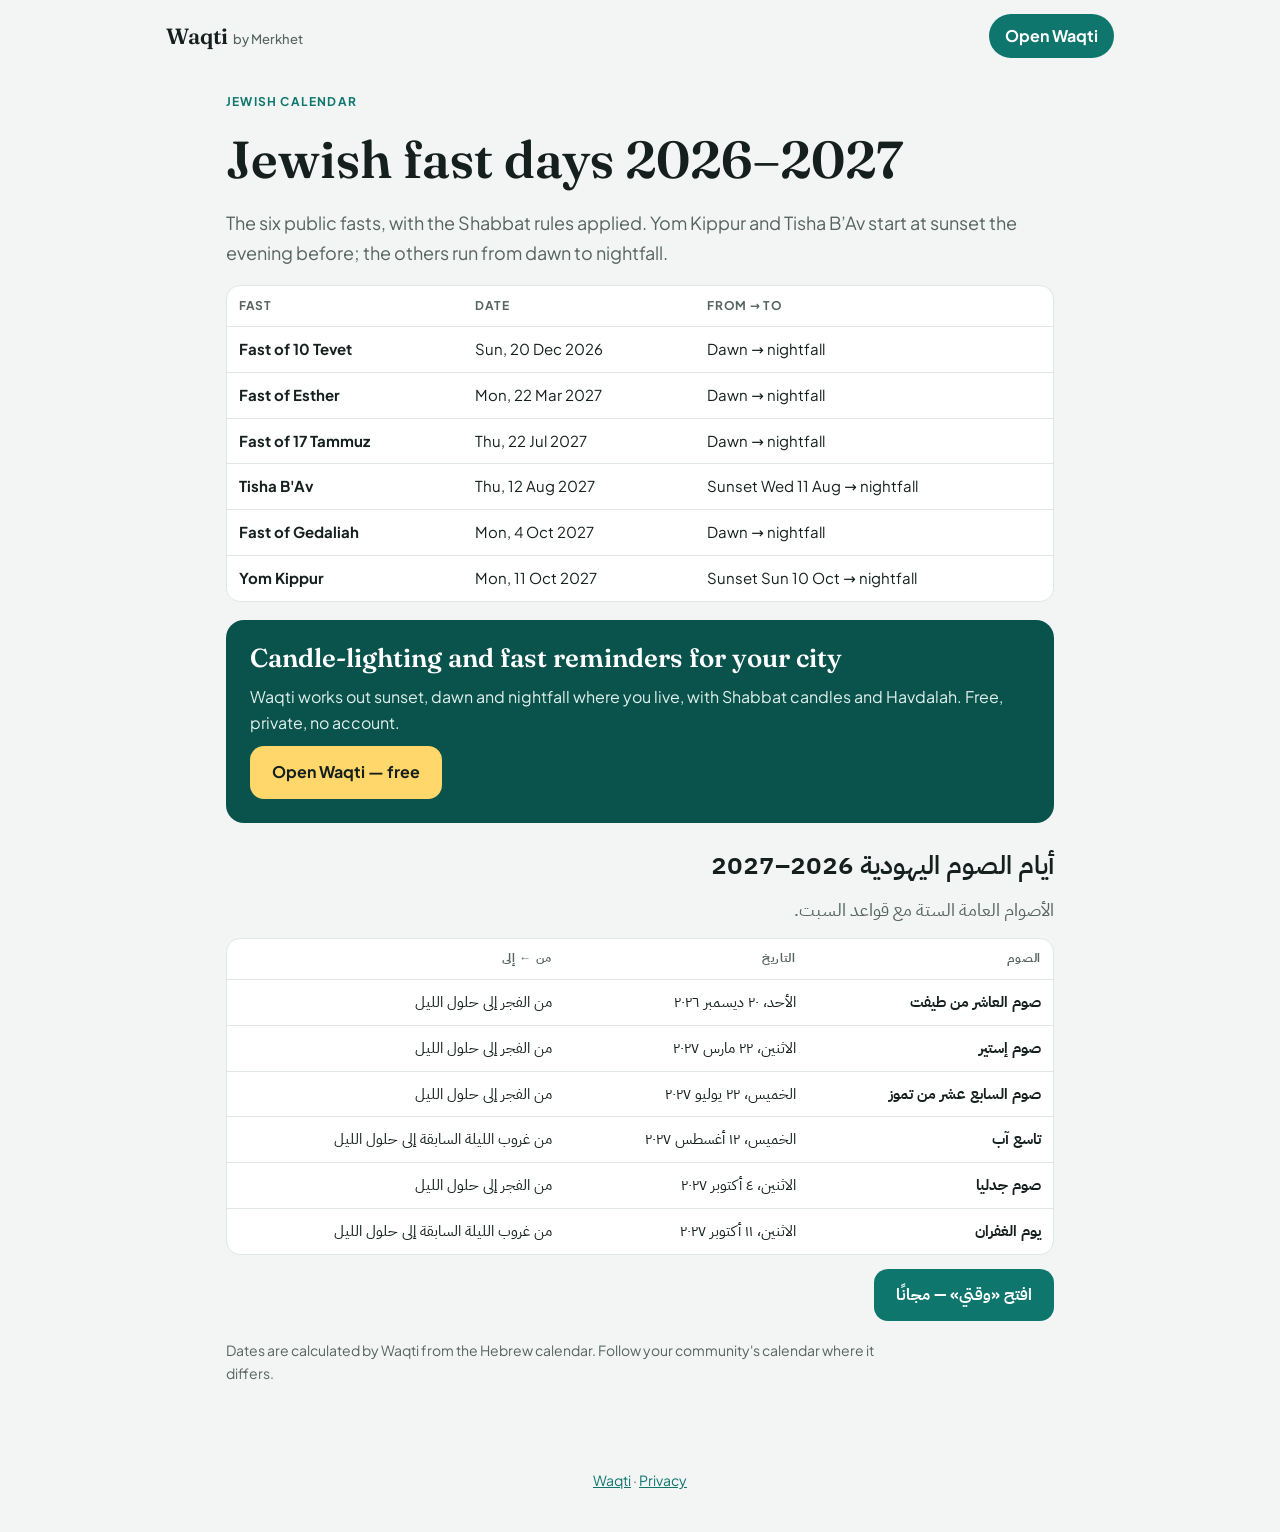
<file: fasting/jewish-fasts-5787.html>
<!doctype html>
<html lang="en">
<head>
<meta charset="utf-8">
<meta name="viewport" content="width=device-width,initial-scale=1">
<title>Jewish fast days 5787 (2026–2027): dates</title>
<meta name="description" content="Dates of the six Jewish public fasts from December 2026 to October 2027: 10 Tevet, Fast of Esther, 17 Tammuz, Tisha B'Av, Fast of Gedaliah and Yom Kippur.">
<link rel="stylesheet" href="../site.css">
</head>
<body>
<header class="top"><a class="brand" href="../">Waqti <span>by Merkhet</span></a><a class="cta-sm" href="../app/">Open Waqti</a></header>
<main class="wrap">
<p class="eyebrow">Jewish calendar</p>
<h1>Jewish fast days 2026–2027</h1>
<p class="lede">The six public fasts, with the Shabbat rules applied. Yom Kippur and Tisha B’Av start at sunset the evening before; the others run from dawn to nightfall.</p>
<div class="table-wrap"><table><thead><tr><th>Fast</th><th>Date</th><th>From → to</th></tr></thead><tbody><tr><td><strong>Fast of 10 Tevet</strong></td><td>Sun, 20 Dec 2026</td><td>Dawn → nightfall</td></tr><tr><td><strong>Fast of Esther</strong></td><td>Mon, 22 Mar 2027</td><td>Dawn → nightfall</td></tr><tr><td><strong>Fast of 17 Tammuz</strong></td><td>Thu, 22 Jul 2027</td><td>Dawn → nightfall</td></tr><tr><td><strong>Tisha B'Av</strong></td><td>Thu, 12 Aug 2027</td><td>Sunset Wed 11 Aug → nightfall</td></tr><tr><td><strong>Fast of Gedaliah</strong></td><td>Mon, 4 Oct 2027</td><td>Dawn → nightfall</td></tr><tr><td><strong>Yom Kippur</strong></td><td>Mon, 11 Oct 2027</td><td>Sunset Sun 10 Oct → nightfall</td></tr></tbody></table></div>
<section class="cta"><h2>Candle-lighting and fast reminders for your city</h2><p>Waqti works out sunset, dawn and nightfall where you live, with Shabbat candles and Havdalah. Free, private, no account.</p><a class="btn" href="../app/">Open Waqti — free</a></section>
<section dir="rtl" lang="ar" class="ar">
<h2>أيام الصوم اليهودية 2026–2027</h2>
<p class="lede">الأصوام العامة الستة مع قواعد السبت.</p>
<div class="table-wrap"><table><thead><tr><th>الصوم</th><th>التاريخ</th><th>من ← إلى</th></tr></thead><tbody><tr><td><strong>صوم العاشر من طيفت</strong></td><td>الأحد، ٢٠ ديسمبر ٢٠٢٦</td><td>من الفجر إلى حلول الليل</td></tr><tr><td><strong>صوم إستير</strong></td><td>الاثنين، ٢٢ مارس ٢٠٢٧</td><td>من الفجر إلى حلول الليل</td></tr><tr><td><strong>صوم السابع عشر من تموز</strong></td><td>الخميس، ٢٢ يوليو ٢٠٢٧</td><td>من الفجر إلى حلول الليل</td></tr><tr><td><strong>تاسع آب</strong></td><td>الخميس، ١٢ أغسطس ٢٠٢٧</td><td>من غروب الليلة السابقة إلى حلول الليل</td></tr><tr><td><strong>صوم جدليا</strong></td><td>الاثنين، ٤ أكتوبر ٢٠٢٧</td><td>من الفجر إلى حلول الليل</td></tr><tr><td><strong>يوم الغفران</strong></td><td>الاثنين، ١١ أكتوبر ٢٠٢٧</td><td>من غروب الليلة السابقة إلى حلول الليل</td></tr></tbody></table></div>
<p><a class="btn" href="../app/">افتح «وقتي» — مجانًا</a></p>
</section>
<p class="note">Dates are calculated by Waqti from the Hebrew calendar. Follow your community's calendar where it differs.</p>
</main>
<footer class="foot"><a href="../">Waqti</a> · <a href="../privacy-policy.html">Privacy</a></footer>
</body>
</html>
</file>
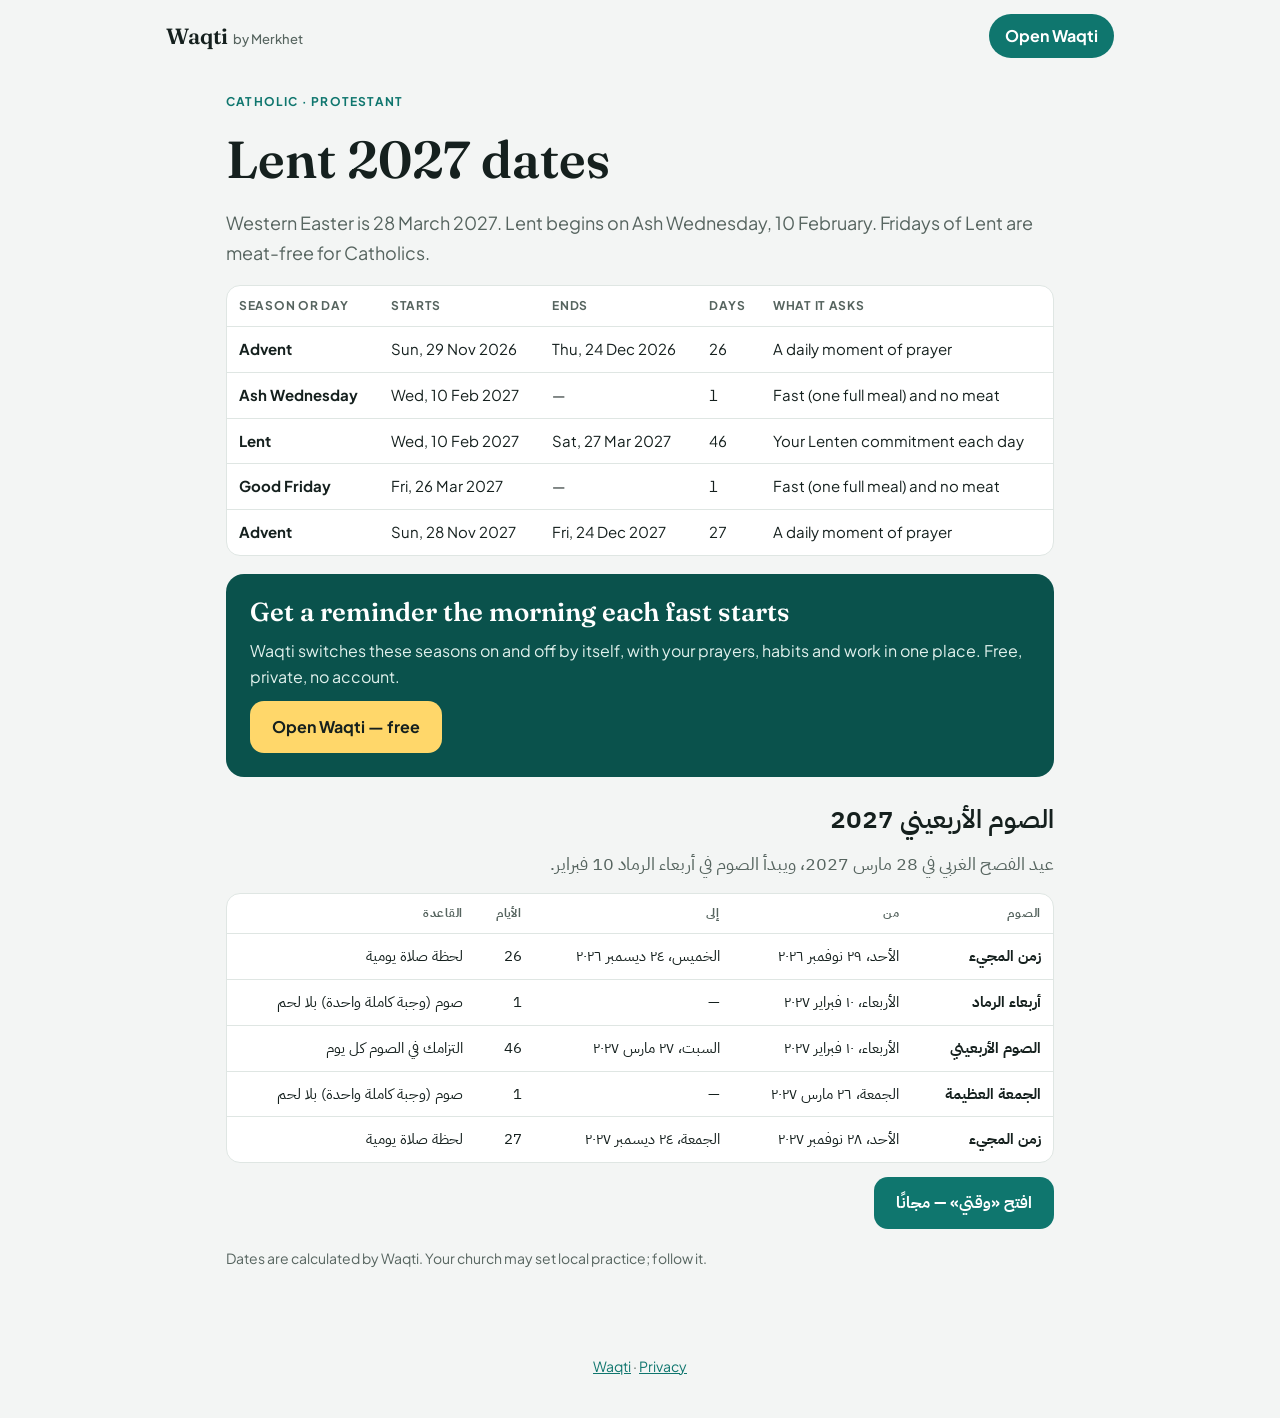
<file: fasting/lent-2027.html>
<!doctype html>
<html lang="en">
<head>
<meta charset="utf-8">
<meta name="viewport" content="width=device-width,initial-scale=1">
<title>Lent 2027: Ash Wednesday, Good Friday and Advent dates</title>
<meta name="description" content="Lent 2027 runs from Ash Wednesday, 10 February, to Holy Saturday, 27 March. Fast days, Fridays of Lent and Advent 2026–2027 dates.">
<link rel="stylesheet" href="../site.css">
</head>
<body>
<header class="top"><a class="brand" href="../">Waqti <span>by Merkhet</span></a><a class="cta-sm" href="../app/">Open Waqti</a></header>
<main class="wrap">
<p class="eyebrow">Catholic · Protestant</p>
<h1>Lent 2027 dates</h1>
<p class="lede">Western Easter is 28 March 2027. Lent begins on Ash Wednesday, 10 February. Fridays of Lent are meat-free for Catholics.</p>
<div class="table-wrap"><table><thead><tr><th>Season or day</th><th>Starts</th><th>Ends</th><th>Days</th><th>What it asks</th></tr></thead><tbody><tr><td><strong>Advent</strong></td><td>Sun, 29 Nov 2026</td><td>Thu, 24 Dec 2026</td><td class="n">26</td><td>A daily moment of prayer</td></tr><tr><td><strong>Ash Wednesday</strong></td><td>Wed, 10 Feb 2027</td><td>—</td><td class="n">1</td><td>Fast (one full meal) and no meat</td></tr><tr><td><strong>Lent</strong></td><td>Wed, 10 Feb 2027</td><td>Sat, 27 Mar 2027</td><td class="n">46</td><td>Your Lenten commitment each day</td></tr><tr><td><strong>Good Friday</strong></td><td>Fri, 26 Mar 2027</td><td>—</td><td class="n">1</td><td>Fast (one full meal) and no meat</td></tr><tr><td><strong>Advent</strong></td><td>Sun, 28 Nov 2027</td><td>Fri, 24 Dec 2027</td><td class="n">27</td><td>A daily moment of prayer</td></tr></tbody></table></div>
<section class="cta"><h2>Get a reminder the morning each fast starts</h2><p>Waqti switches these seasons on and off by itself, with your prayers, habits and work in one place. Free, private, no account.</p><a class="btn" href="../app/">Open Waqti — free</a></section>
<section dir="rtl" lang="ar" class="ar">
<h2>الصوم الأربعيني 2027</h2>
<p class="lede">عيد الفصح الغربي في 28 مارس 2027، ويبدأ الصوم في أربعاء الرماد 10 فبراير.</p>
<div class="table-wrap"><table><thead><tr><th>الصوم</th><th>من</th><th>إلى</th><th>الأيام</th><th>القاعدة</th></tr></thead><tbody><tr><td><strong>زمن المجيء</strong></td><td>الأحد، ٢٩ نوفمبر ٢٠٢٦</td><td>الخميس، ٢٤ ديسمبر ٢٠٢٦</td><td class="n">26</td><td>لحظة صلاة يومية</td></tr><tr><td><strong>أربعاء الرماد</strong></td><td>الأربعاء، ١٠ فبراير ٢٠٢٧</td><td>—</td><td class="n">1</td><td>صوم (وجبة كاملة واحدة) بلا لحم</td></tr><tr><td><strong>الصوم الأربعيني</strong></td><td>الأربعاء، ١٠ فبراير ٢٠٢٧</td><td>السبت، ٢٧ مارس ٢٠٢٧</td><td class="n">46</td><td>التزامك في الصوم كل يوم</td></tr><tr><td><strong>الجمعة العظيمة</strong></td><td>الجمعة، ٢٦ مارس ٢٠٢٧</td><td>—</td><td class="n">1</td><td>صوم (وجبة كاملة واحدة) بلا لحم</td></tr><tr><td><strong>زمن المجيء</strong></td><td>الأحد، ٢٨ نوفمبر ٢٠٢٧</td><td>الجمعة، ٢٤ ديسمبر ٢٠٢٧</td><td class="n">27</td><td>لحظة صلاة يومية</td></tr></tbody></table></div>
<p><a class="btn" href="../app/">افتح «وقتي» — مجانًا</a></p>
</section>
<p class="note">Dates are calculated by Waqti. Your church may set local practice; follow it.</p>
</main>
<footer class="foot"><a href="../">Waqti</a> · <a href="../privacy-policy.html">Privacy</a></footer>
</body>
</html>
</file>
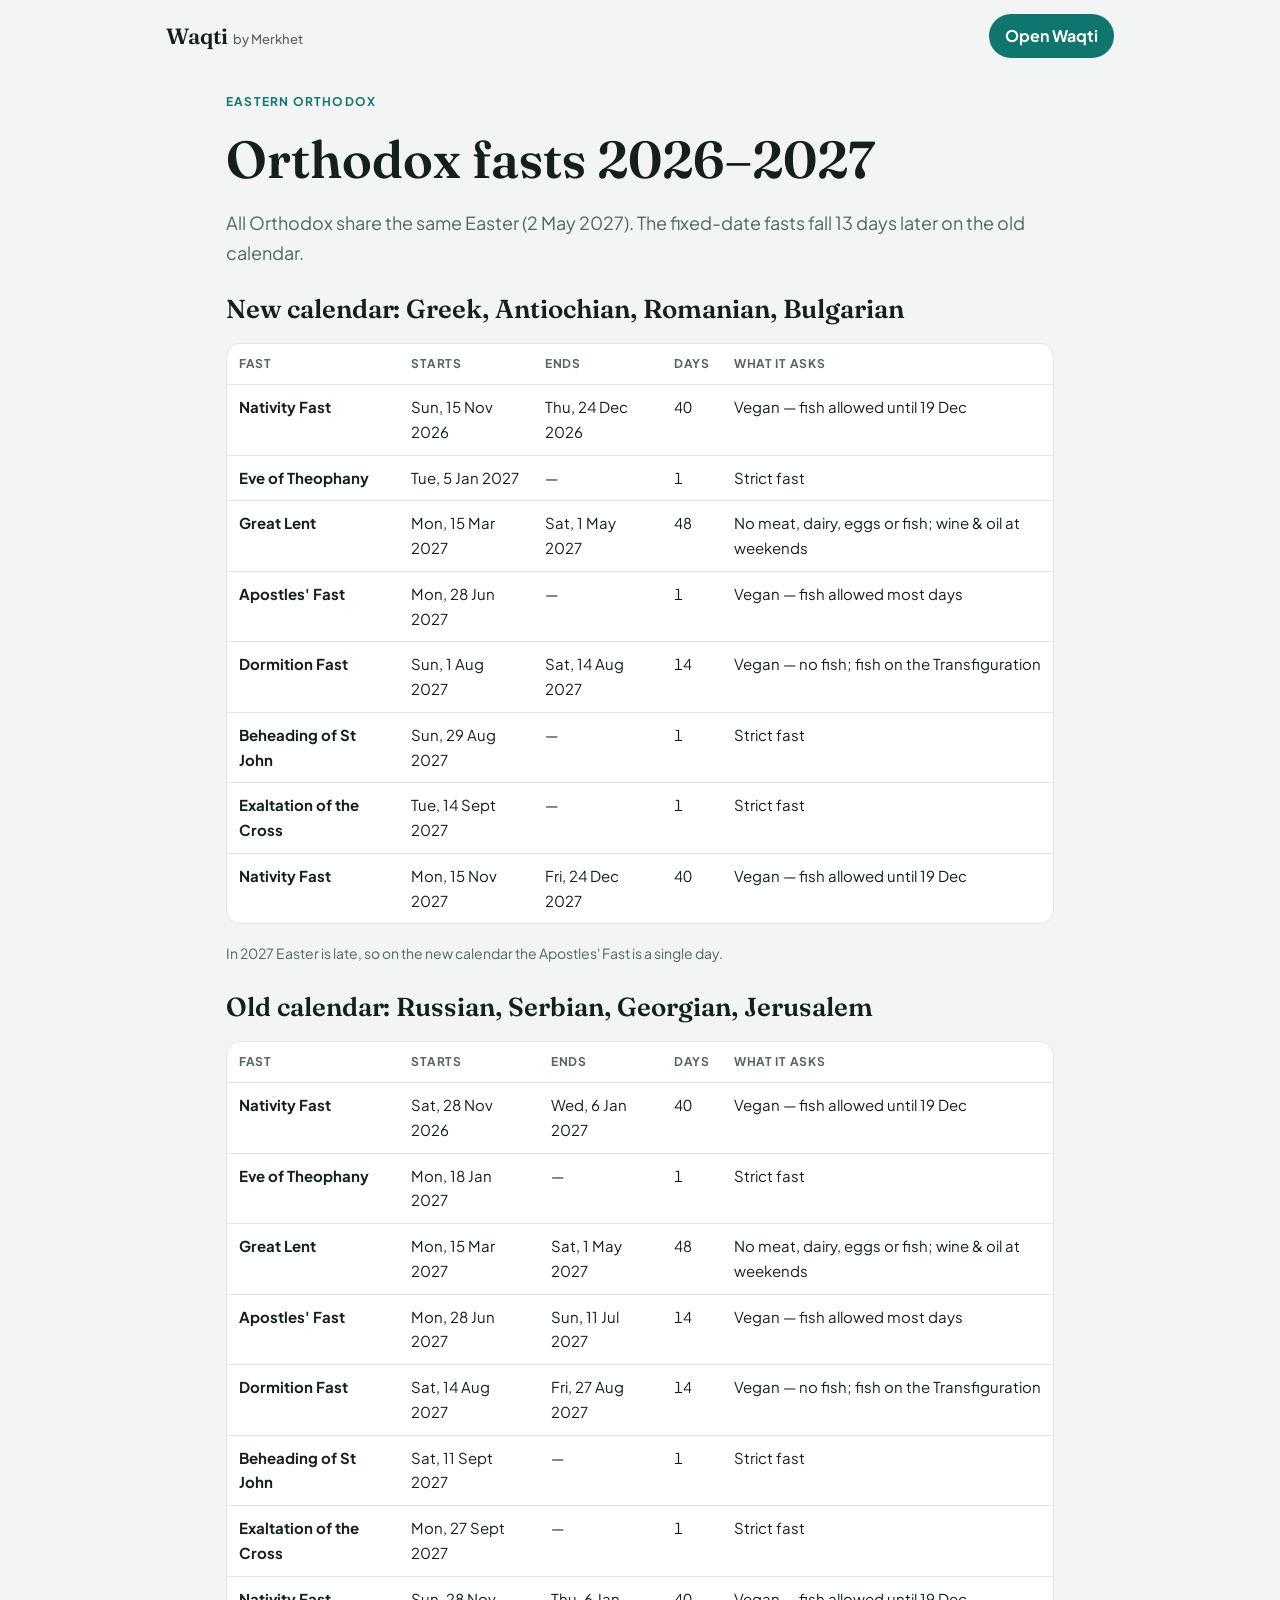
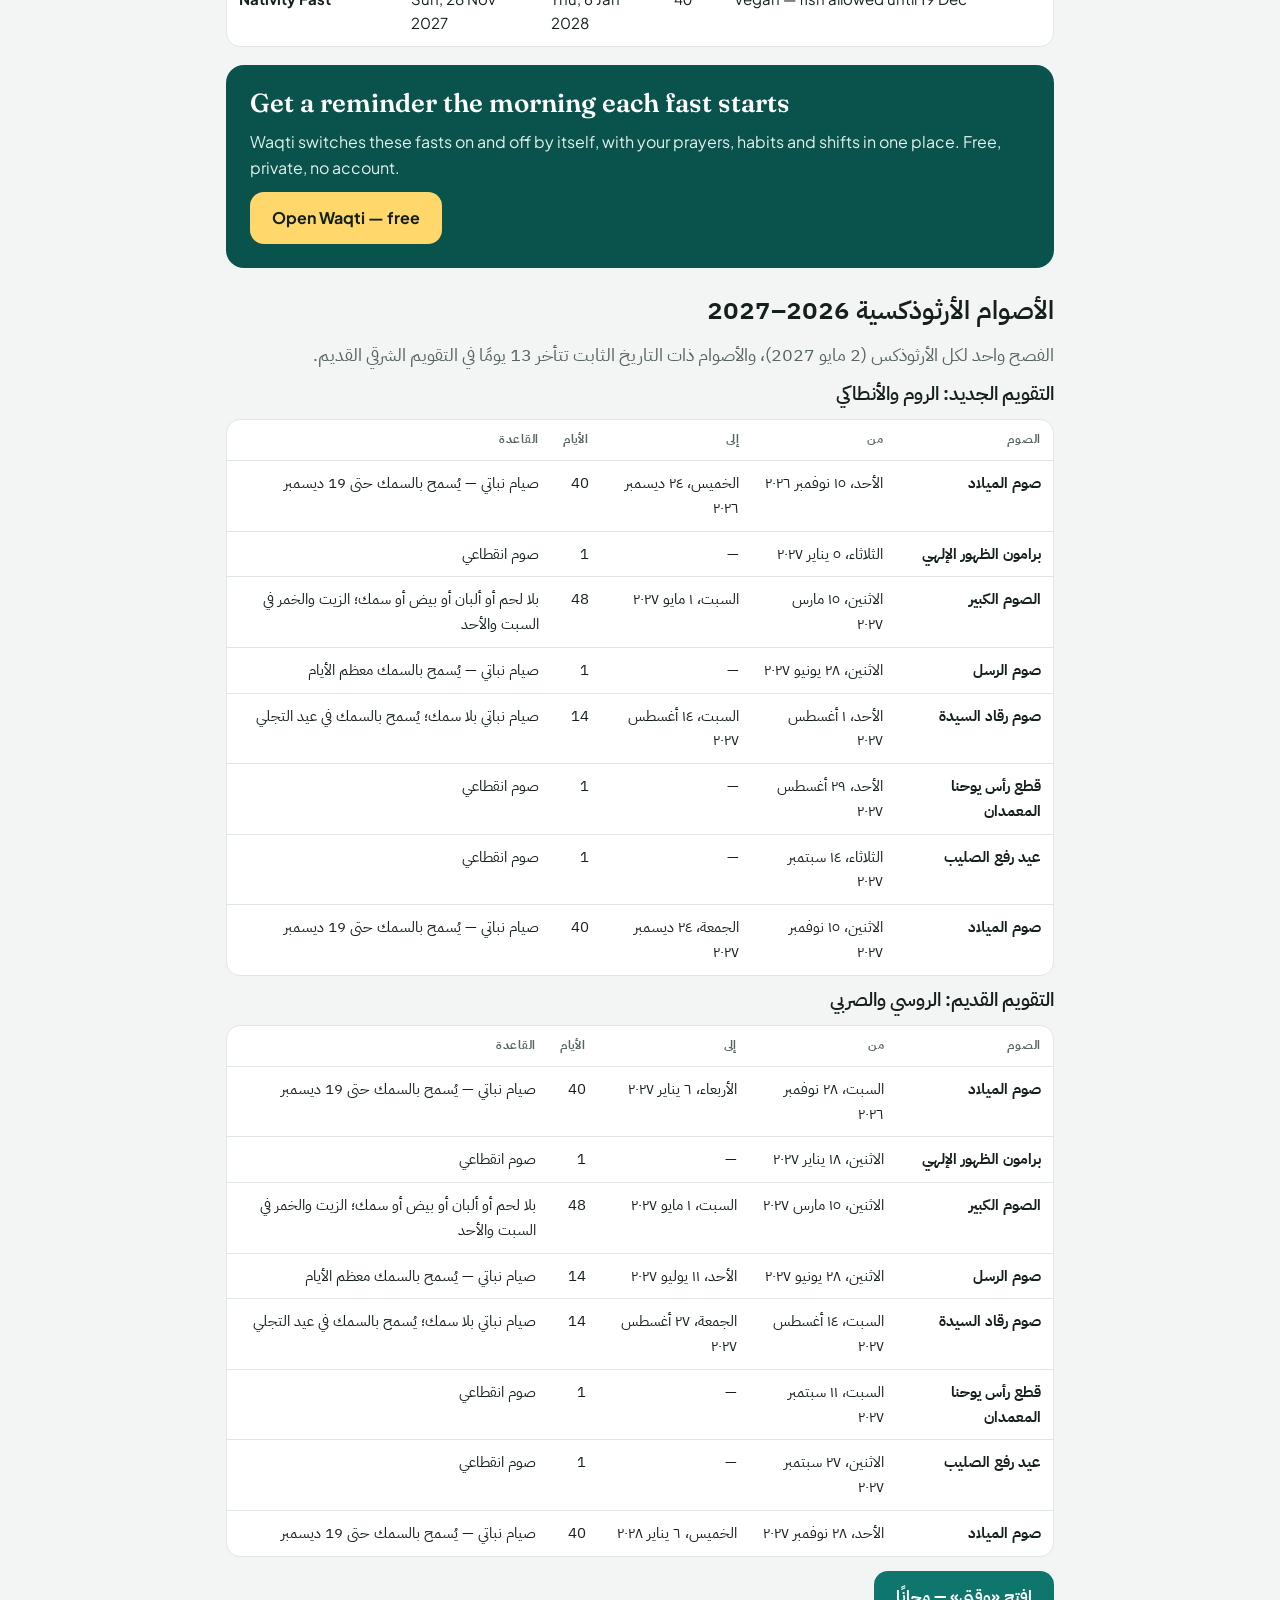
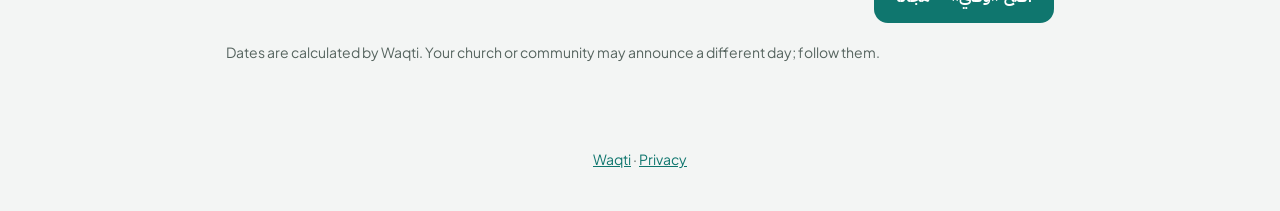
<file: fasting/orthodox-fasts-2026-2027.html>
<!doctype html>
<html lang="en">
<head>
<meta charset="utf-8">
<meta name="viewport" content="width=device-width,initial-scale=1">
<title>Orthodox fasts 2026–2027: Greek, Antiochian and Russian calendars</title>
<meta name="description" content="Eastern Orthodox fasting dates for 2026–2027 on the new (Greek, Antiochian) and old (Russian, Serbian) calendars: Nativity, Great Lent, Apostles, Dormition.">
<link rel="stylesheet" href="../site.css">
</head>
<body>
<header class="top"><a class="brand" href="../">Waqti <span>by Merkhet</span></a><a class="cta-sm" href="../app/">Open Waqti</a></header>
<main class="wrap">
<p class="eyebrow">Eastern Orthodox</p>
<h1>Orthodox fasts 2026–2027</h1>
<p class="lede">All Orthodox share the same Easter (2 May 2027). The fixed-date fasts fall 13 days later on the old calendar.</p>
<h2>New calendar: Greek, Antiochian, Romanian, Bulgarian</h2><div class="table-wrap"><table><thead><tr><th>Fast</th><th>Starts</th><th>Ends</th><th>Days</th><th>What it asks</th></tr></thead><tbody><tr><td><strong>Nativity Fast</strong></td><td>Sun, 15 Nov 2026</td><td>Thu, 24 Dec 2026</td><td class="n">40</td><td>Vegan — fish allowed until 19 Dec</td></tr><tr><td><strong>Eve of Theophany</strong></td><td>Tue, 5 Jan 2027</td><td>—</td><td class="n">1</td><td>Strict fast</td></tr><tr><td><strong>Great Lent</strong></td><td>Mon, 15 Mar 2027</td><td>Sat, 1 May 2027</td><td class="n">48</td><td>No meat, dairy, eggs or fish; wine &amp; oil at weekends</td></tr><tr><td><strong>Apostles' Fast</strong></td><td>Mon, 28 Jun 2027</td><td>—</td><td class="n">1</td><td>Vegan — fish allowed most days</td></tr><tr><td><strong>Dormition Fast</strong></td><td>Sun, 1 Aug 2027</td><td>Sat, 14 Aug 2027</td><td class="n">14</td><td>Vegan — no fish; fish on the Transfiguration</td></tr><tr><td><strong>Beheading of St John</strong></td><td>Sun, 29 Aug 2027</td><td>—</td><td class="n">1</td><td>Strict fast</td></tr><tr><td><strong>Exaltation of the Cross</strong></td><td>Tue, 14 Sept 2027</td><td>—</td><td class="n">1</td><td>Strict fast</td></tr><tr><td><strong>Nativity Fast</strong></td><td>Mon, 15 Nov 2027</td><td>Fri, 24 Dec 2027</td><td class="n">40</td><td>Vegan — fish allowed until 19 Dec</td></tr></tbody></table></div><p class="note">In 2027 Easter is late, so on the new calendar the Apostles' Fast is a single day.</p><h2>Old calendar: Russian, Serbian, Georgian, Jerusalem</h2><div class="table-wrap"><table><thead><tr><th>Fast</th><th>Starts</th><th>Ends</th><th>Days</th><th>What it asks</th></tr></thead><tbody><tr><td><strong>Nativity Fast</strong></td><td>Sat, 28 Nov 2026</td><td>Wed, 6 Jan 2027</td><td class="n">40</td><td>Vegan — fish allowed until 19 Dec</td></tr><tr><td><strong>Eve of Theophany</strong></td><td>Mon, 18 Jan 2027</td><td>—</td><td class="n">1</td><td>Strict fast</td></tr><tr><td><strong>Great Lent</strong></td><td>Mon, 15 Mar 2027</td><td>Sat, 1 May 2027</td><td class="n">48</td><td>No meat, dairy, eggs or fish; wine &amp; oil at weekends</td></tr><tr><td><strong>Apostles' Fast</strong></td><td>Mon, 28 Jun 2027</td><td>Sun, 11 Jul 2027</td><td class="n">14</td><td>Vegan — fish allowed most days</td></tr><tr><td><strong>Dormition Fast</strong></td><td>Sat, 14 Aug 2027</td><td>Fri, 27 Aug 2027</td><td class="n">14</td><td>Vegan — no fish; fish on the Transfiguration</td></tr><tr><td><strong>Beheading of St John</strong></td><td>Sat, 11 Sept 2027</td><td>—</td><td class="n">1</td><td>Strict fast</td></tr><tr><td><strong>Exaltation of the Cross</strong></td><td>Mon, 27 Sept 2027</td><td>—</td><td class="n">1</td><td>Strict fast</td></tr><tr><td><strong>Nativity Fast</strong></td><td>Sun, 28 Nov 2027</td><td>Thu, 6 Jan 2028</td><td class="n">40</td><td>Vegan — fish allowed until 19 Dec</td></tr></tbody></table></div>
<section class="cta"><h2>Get a reminder the morning each fast starts</h2><p>Waqti switches these fasts on and off by itself, with your prayers, habits and shifts in one place. Free, private, no account.</p><a class="btn" href="../app/">Open Waqti — free</a></section>
<section dir="rtl" lang="ar" class="ar">
<h2>الأصوام الأرثوذكسية 2026–2027</h2>
<p class="lede">الفصح واحد لكل الأرثوذكس (2 مايو 2027)، والأصوام ذات التاريخ الثابت تتأخر 13 يومًا في التقويم الشرقي القديم.</p>
<h3>التقويم الجديد: الروم والأنطاكي</h3><div class="table-wrap"><table><thead><tr><th>الصوم</th><th>من</th><th>إلى</th><th>الأيام</th><th>القاعدة</th></tr></thead><tbody><tr><td><strong>صوم الميلاد</strong></td><td>الأحد، ١٥ نوفمبر ٢٠٢٦</td><td>الخميس، ٢٤ ديسمبر ٢٠٢٦</td><td class="n">40</td><td>صيام نباتي — يُسمح بالسمك حتى 19 ديسمبر</td></tr><tr><td><strong>برامون الظهور الإلهي</strong></td><td>الثلاثاء، ٥ يناير ٢٠٢٧</td><td>—</td><td class="n">1</td><td>صوم انقطاعي</td></tr><tr><td><strong>الصوم الكبير</strong></td><td>الاثنين، ١٥ مارس ٢٠٢٧</td><td>السبت، ١ مايو ٢٠٢٧</td><td class="n">48</td><td>بلا لحم أو ألبان أو بيض أو سمك؛ الزيت والخمر في السبت والأحد</td></tr><tr><td><strong>صوم الرسل</strong></td><td>الاثنين، ٢٨ يونيو ٢٠٢٧</td><td>—</td><td class="n">1</td><td>صيام نباتي — يُسمح بالسمك معظم الأيام</td></tr><tr><td><strong>صوم رقاد السيدة</strong></td><td>الأحد، ١ أغسطس ٢٠٢٧</td><td>السبت، ١٤ أغسطس ٢٠٢٧</td><td class="n">14</td><td>صيام نباتي بلا سمك؛ يُسمح بالسمك في عيد التجلي</td></tr><tr><td><strong>قطع رأس يوحنا المعمدان</strong></td><td>الأحد، ٢٩ أغسطس ٢٠٢٧</td><td>—</td><td class="n">1</td><td>صوم انقطاعي</td></tr><tr><td><strong>عيد رفع الصليب</strong></td><td>الثلاثاء، ١٤ سبتمبر ٢٠٢٧</td><td>—</td><td class="n">1</td><td>صوم انقطاعي</td></tr><tr><td><strong>صوم الميلاد</strong></td><td>الاثنين، ١٥ نوفمبر ٢٠٢٧</td><td>الجمعة، ٢٤ ديسمبر ٢٠٢٧</td><td class="n">40</td><td>صيام نباتي — يُسمح بالسمك حتى 19 ديسمبر</td></tr></tbody></table></div><h3>التقويم القديم: الروسي والصربي</h3><div class="table-wrap"><table><thead><tr><th>الصوم</th><th>من</th><th>إلى</th><th>الأيام</th><th>القاعدة</th></tr></thead><tbody><tr><td><strong>صوم الميلاد</strong></td><td>السبت، ٢٨ نوفمبر ٢٠٢٦</td><td>الأربعاء، ٦ يناير ٢٠٢٧</td><td class="n">40</td><td>صيام نباتي — يُسمح بالسمك حتى 19 ديسمبر</td></tr><tr><td><strong>برامون الظهور الإلهي</strong></td><td>الاثنين، ١٨ يناير ٢٠٢٧</td><td>—</td><td class="n">1</td><td>صوم انقطاعي</td></tr><tr><td><strong>الصوم الكبير</strong></td><td>الاثنين، ١٥ مارس ٢٠٢٧</td><td>السبت، ١ مايو ٢٠٢٧</td><td class="n">48</td><td>بلا لحم أو ألبان أو بيض أو سمك؛ الزيت والخمر في السبت والأحد</td></tr><tr><td><strong>صوم الرسل</strong></td><td>الاثنين، ٢٨ يونيو ٢٠٢٧</td><td>الأحد، ١١ يوليو ٢٠٢٧</td><td class="n">14</td><td>صيام نباتي — يُسمح بالسمك معظم الأيام</td></tr><tr><td><strong>صوم رقاد السيدة</strong></td><td>السبت، ١٤ أغسطس ٢٠٢٧</td><td>الجمعة، ٢٧ أغسطس ٢٠٢٧</td><td class="n">14</td><td>صيام نباتي بلا سمك؛ يُسمح بالسمك في عيد التجلي</td></tr><tr><td><strong>قطع رأس يوحنا المعمدان</strong></td><td>السبت، ١١ سبتمبر ٢٠٢٧</td><td>—</td><td class="n">1</td><td>صوم انقطاعي</td></tr><tr><td><strong>عيد رفع الصليب</strong></td><td>الاثنين، ٢٧ سبتمبر ٢٠٢٧</td><td>—</td><td class="n">1</td><td>صوم انقطاعي</td></tr><tr><td><strong>صوم الميلاد</strong></td><td>الأحد، ٢٨ نوفمبر ٢٠٢٧</td><td>الخميس، ٦ يناير ٢٠٢٨</td><td class="n">40</td><td>صيام نباتي — يُسمح بالسمك حتى 19 ديسمبر</td></tr></tbody></table></div>
<p><a class="btn" href="../app/">افتح «وقتي» — مجانًا</a></p>
</section>
<p class="note">Dates are calculated by Waqti. Your church or community may announce a different day; follow them.</p>
</main>
<footer class="foot"><a href="../">Waqti</a> · <a href="../privacy-policy.html">Privacy</a></footer>
</body>
</html>
</file>
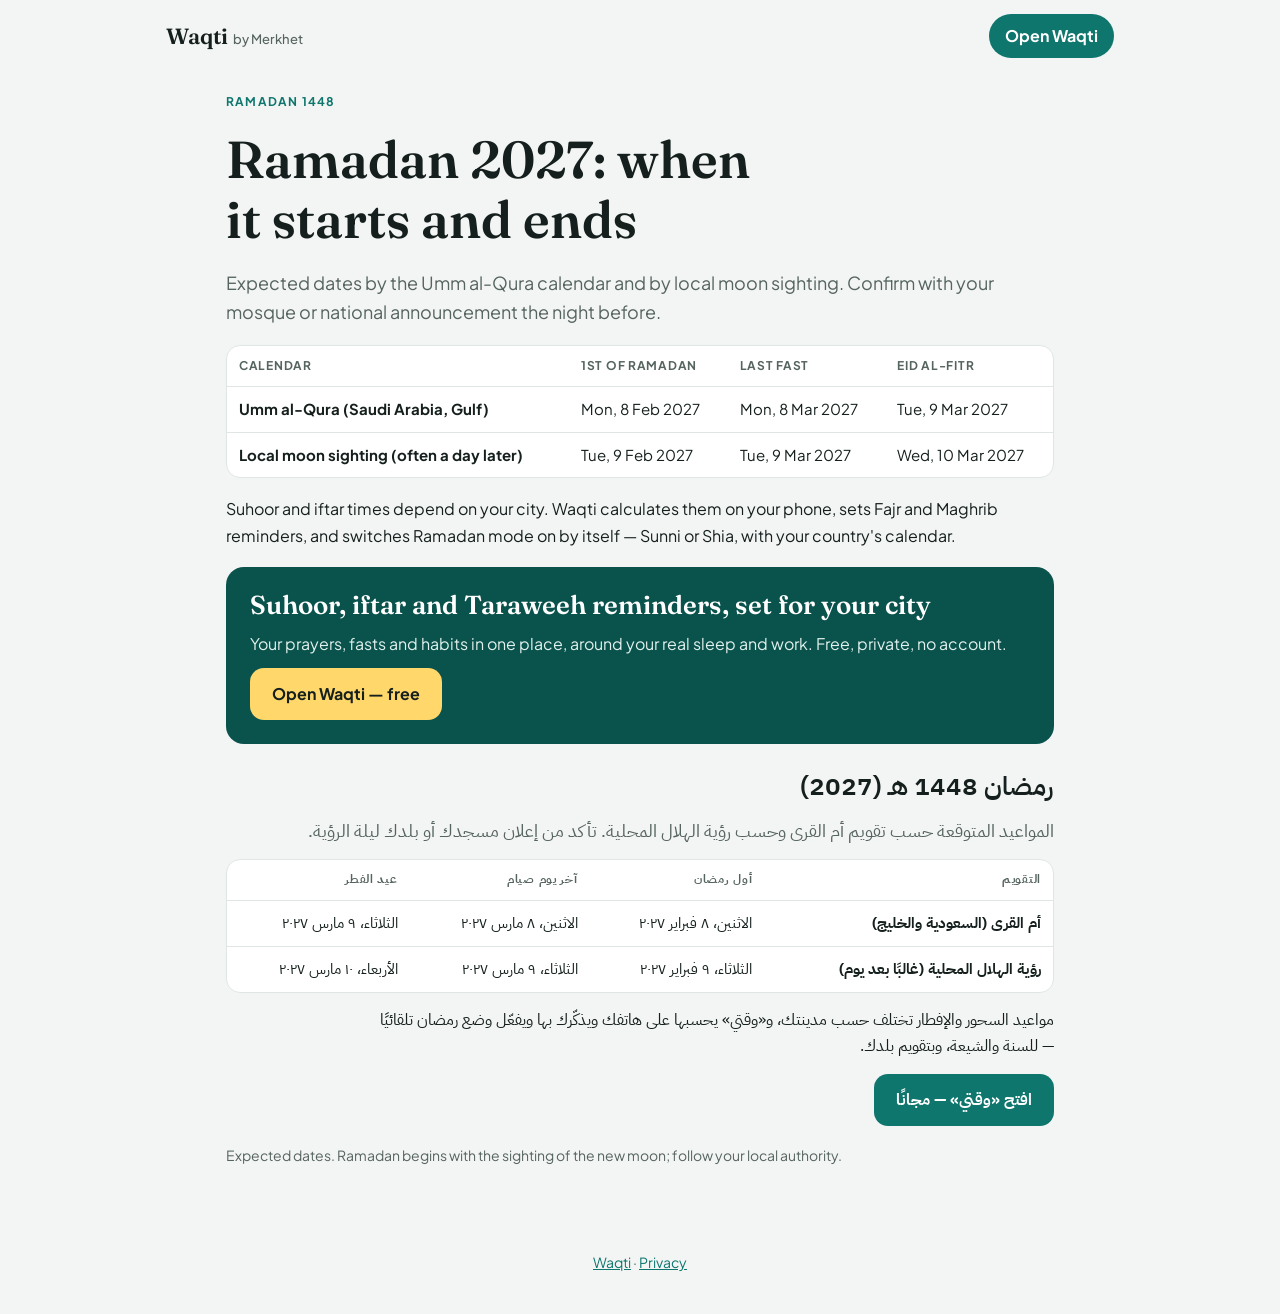
<file: fasting/ramadan-2027.html>
<!doctype html>
<html lang="en">
<head>
<meta charset="utf-8">
<meta name="viewport" content="width=device-width,initial-scale=1">
<title>Ramadan 2027 (1448): start date, last fast and Eid</title>
<meta name="description" content="Ramadan 1448 is expected to begin on Monday 8 February 2027 (Umm al-Qura), or a day later where the moon is sighted locally. Eid al-Fitr dates for both.">
<link rel="stylesheet" href="../site.css">
</head>
<body>
<header class="top"><a class="brand" href="../">Waqti <span>by Merkhet</span></a><a class="cta-sm" href="../app/">Open Waqti</a></header>
<main class="wrap">
<p class="eyebrow">Ramadan 1448</p>
<h1>Ramadan 2027: when it starts and ends</h1>
<p class="lede">Expected dates by the Umm al-Qura calendar and by local moon sighting. Confirm with your mosque or national announcement the night before.</p>
<div class="table-wrap"><table><thead><tr><th>Calendar</th><th>1st of Ramadan</th><th>Last fast</th><th>Eid al-Fitr</th></tr></thead><tbody><tr><td><strong>Umm al-Qura (Saudi Arabia, Gulf)</strong></td><td>Mon, 8 Feb 2027</td><td>Mon, 8 Mar 2027</td><td>Tue, 9 Mar 2027</td></tr><tr><td><strong>Local moon sighting (often a day later)</strong></td><td>Tue, 9 Feb 2027</td><td>Tue, 9 Mar 2027</td><td>Wed, 10 Mar 2027</td></tr></tbody></table></div><p>Suhoor and iftar times depend on your city. Waqti calculates them on your phone, sets Fajr and Maghrib reminders, and switches Ramadan mode on by itself — Sunni or Shia, with your country's calendar.</p>
<section class="cta"><h2>Suhoor, iftar and Taraweeh reminders, set for your city</h2><p>Your prayers, fasts and habits in one place, around your real sleep and work. Free, private, no account.</p><a class="btn" href="../app/">Open Waqti — free</a></section>
<section dir="rtl" lang="ar" class="ar">
<h2>رمضان 1448 هـ (2027)</h2>
<p class="lede">المواعيد المتوقعة حسب تقويم أم القرى وحسب رؤية الهلال المحلية. تأكد من إعلان مسجدك أو بلدك ليلة الرؤية.</p>
<div class="table-wrap"><table><thead><tr><th>التقويم</th><th>أول رمضان</th><th>آخر يوم صيام</th><th>عيد الفطر</th></tr></thead><tbody><tr><td><strong>أم القرى (السعودية والخليج)</strong></td><td>الاثنين، ٨ فبراير ٢٠٢٧</td><td>الاثنين، ٨ مارس ٢٠٢٧</td><td>الثلاثاء، ٩ مارس ٢٠٢٧</td></tr><tr><td><strong>رؤية الهلال المحلية (غالبًا بعد يوم)</strong></td><td>الثلاثاء، ٩ فبراير ٢٠٢٧</td><td>الثلاثاء، ٩ مارس ٢٠٢٧</td><td>الأربعاء، ١٠ مارس ٢٠٢٧</td></tr></tbody></table></div><p>مواعيد السحور والإفطار تختلف حسب مدينتك، و«وقتي» يحسبها على هاتفك ويذكّرك بها ويفعّل وضع رمضان تلقائيًا — للسنة والشيعة، وبتقويم بلدك.</p>
<p><a class="btn" href="../app/">افتح «وقتي» — مجانًا</a></p>
</section>
<p class="note">Expected dates. Ramadan begins with the sighting of the new moon; follow your local authority.</p>
</main>
<footer class="foot"><a href="../">Waqti</a> · <a href="../privacy-policy.html">Privacy</a></footer>
</body>
</html>
</file>
<file: site.css>
/* Waqti website: the app's teal and star gold, Fraunces headings, one reading column. */
/* Fonts come from the app's own copies (app/fonts/), never from Google: loading Google Fonts sends every
   visitor's IP address to Google, which a German court has ruled a privacy breach. No third-party requests. */
@import url("app/fonts/fonts.css");
:root {
  --bg: #f3f5f4; --paper: #ffffff; --ink: #15201e; --muted: #56645f; --line: #dfe6e3;
  --teal: #0f766e; --teal-deep: #0a524c; --teal-soft: #e1f1ed; --gold: #ffd76a;
  --display: "Fraunces", Georgia, serif; --body: "Plus Jakarta Sans", system-ui, -apple-system, "Segoe UI", sans-serif; --arabic: "IBM Plex Sans Arabic", Tahoma, sans-serif;
  color-scheme: light;
}
@media (prefers-color-scheme: dark) {
  :root { --bg: #0d1312; --paper: #161e1c; --ink: #e8efec; --muted: #a3b0ab; --line: #273331; --teal: #2dd4bf; --teal-deep: #134e48; --teal-soft: #16302c; color-scheme: dark; }
}
* { box-sizing: border-box; }
body { margin: 0; background: var(--bg); color: var(--ink); font: 16px/1.65 var(--body); }
a { color: var(--teal); }
.top { display: flex; justify-content: space-between; align-items: center; gap: 12px; padding: 14px max(16px, env(safe-area-inset-left, 0px)); max-width: 980px; margin: 0 auto; }
.brand { font-family: var(--display); font-size: 22px; font-weight: 600; color: var(--ink); text-decoration: none; }
.brand span { font-family: var(--body); font-size: 13px; color: var(--muted); font-weight: 500; }
.cta-sm { font-weight: 700; text-decoration: none; padding: 9px 16px; border-radius: 99px; background: var(--teal); color: #fff; }
.wrap { max-width: 860px; margin: 0 auto; padding: 20px max(16px, env(safe-area-inset-left, 0px)) 60px; display: flex; flex-direction: column; gap: 18px; }
h1, h2, h3 { font-family: var(--display); font-weight: 600; line-height: 1.15; margin: 0; text-wrap: balance; }
h1 { font-size: clamp(32px, 6vw, 52px); }
h2 { font-size: 26px; margin-top: 10px; }
p { margin: 0; max-width: 68ch; }
.lede { font-size: 18px; color: var(--muted); }
.eyebrow { font-size: 12px; letter-spacing: .1em; text-transform: uppercase; font-weight: 700; color: var(--teal); }
.note { font-size: 14px; color: var(--muted); }
.btn { display: inline-block; font-weight: 700; text-decoration: none; padding: 13px 22px; border-radius: 14px; background: var(--teal); color: #fff; }
.table-wrap { overflow-x: auto; background: var(--paper); border: 1px solid var(--line); border-radius: 14px; }
table { border-collapse: collapse; width: 100%; font-size: 15px; min-width: 560px; }
th, td { text-align: start; padding: 10px 12px; border-bottom: 1px solid var(--line); vertical-align: top; }
tr:last-child td { border-bottom: none; }
th { font-size: 12px; text-transform: uppercase; letter-spacing: .06em; color: var(--muted); }
td.n { font-variant-numeric: tabular-nums; }
.cta { background: var(--teal-deep); color: #fff; border-radius: 18px; padding: 24px; display: flex; flex-direction: column; gap: 10px; align-items: flex-start; }
.cta h2 { margin: 0; } .cta p { color: #e1f1ed; }
.cta .btn { background: var(--gold); color: #15201e; }
.ar { font-family: var(--arabic); display: flex; flex-direction: column; gap: 14px; }
.ar h2, .ar h3 { font-family: var(--arabic); font-weight: 600; }
.doors { display: grid; grid-template-columns: repeat(auto-fit, minmax(230px, 1fr)); gap: 12px; }
.door { background: var(--paper); border: 1px solid var(--line); border-radius: 16px; padding: 18px; display: flex; flex-direction: column; gap: 6px; }
.door b { font-size: 17px; }
.promises { display: grid; grid-template-columns: repeat(auto-fit, minmax(220px, 1fr)); gap: 8px 16px; padding: 0; margin: 0; list-style: none; }
.foot { text-align: center; padding: 24px 16px 40px; font-size: 14px; color: var(--muted); }
</file>
